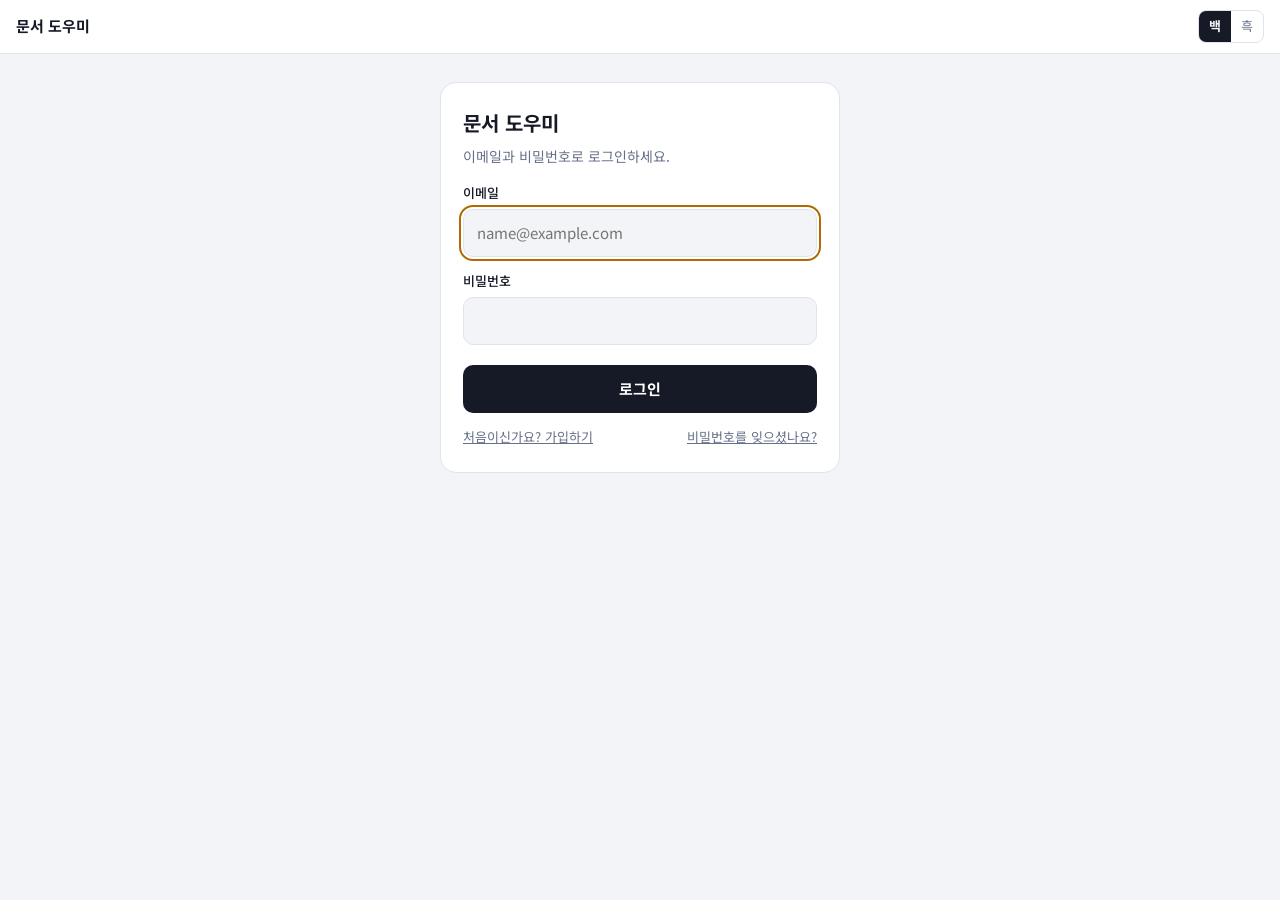
<file: server/static/index.html>
<!DOCTYPE html>
<html lang="ko">
<head>
<meta charset="utf-8">
<meta name="viewport" content="width=device-width, initial-scale=1, viewport-fit=cover, interactive-widget=resizes-content">
<title>문서 도우미</title>
<!-- 홈 화면 앱(PWA) -->
<link rel="manifest" href="manifest.json">
<meta name="theme-color" content="#151A26">
<link rel="icon" href="icons/favicon-32.png" sizes="32x32">
<link rel="apple-touch-icon" href="icons/apple-touch-icon.png">
<meta name="apple-mobile-web-app-capable" content="yes">
<meta name="mobile-web-app-capable" content="yes">
<meta name="apple-mobile-web-app-title" content="문서 도우미">
<meta name="apple-mobile-web-app-status-bar-style" content="black-translucent">
<link rel="preconnect" href="https://fonts.googleapis.com">
<link href="https://fonts.googleapis.com/css2?family=Noto+Sans+KR:wght@400;500;700&family=Noto+Serif+KR:wght@400;600&display=swap" rel="stylesheet">
<link rel="stylesheet" href="app.css">
</head>
<body>

<!-- ===== 접속 화면 (로그인·가입·인증·대기·비밀번호 찾기) ===== -->
<div id="access" class="access" hidden>
 <div class="top">
  <b>문서 도우미</b>
  <div class="theme" role="group" aria-label="화면 테마"><button data-theme="light" aria-pressed="true">백</button><button data-theme="dark" aria-pressed="false">흑</button></div>
 </div>
 <div class="stage">
  <section class="scr" id="login"><form class="card" novalidate>
   <h1>문서 도우미</h1><p class="sub">이메일과 비밀번호로 로그인하세요.</p>
   <label for="le">이메일</label><input id="le" type="email" autocomplete="username" placeholder="name@example.com">
   <label for="lp">비밀번호</label><input id="lp" type="password" autocomplete="current-password">
   <div class="err" id="lerr" role="alert"></div>
   <button class="pri" type="submit">로그인</button>
   <div class="links"><button type="button" class="lnk" data-go="reg">처음이신가요? 가입하기</button><button type="button" class="lnk" data-go="rs1">비밀번호를 잊으셨나요?</button></div>
  </form></section>

  <section class="scr" id="reg"><form class="card" novalidate>
   <div class="steps"><span class="d">1 정보 입력</span><span>2 이메일 인증</span><span>3 관리자 승인</span></div>
   <h1>가입하기</h1><p class="sub">입력한 이메일로 인증 코드를 보내 드려요.</p>
   <label for="rn">이름</label><input id="rn" autocomplete="name" placeholder="홍길동"><div class="err" id="rn-e"></div>
   <label for="re">이메일</label><input id="re" type="email" autocomplete="email" placeholder="name@example.com"><div class="err" id="re-e"></div>
   <label for="rp">비밀번호</label><input id="rp" type="password" autocomplete="new-password"><div class="hint">8자 이상, 영문과 숫자를 함께 써 주세요.</div><div class="err" id="rp-e"></div>
   <label for="rq">비밀번호 확인</label><input id="rq" type="password" autocomplete="new-password"><div class="err" id="rq-e"></div>
   <div class="err" id="rerr" role="alert"></div>
   <button class="pri" type="submit">인증 코드 받기</button>
   <div class="links"><button type="button" class="lnk" data-go="login">이미 계정이 있어요</button></div>
  </form></section>

  <section class="scr" id="ver"><form class="card" novalidate>
   <div class="steps"><span class="d">1 정보 입력</span><span class="d">2 이메일 인증</span><span>3 관리자 승인</span></div>
   <h1>이메일을 확인해 주세요</h1><p class="sub"><b id="vm"></b> 으로 6자리 코드를 보냈어요. 10분 안에 입력해 주세요.</p>
   <label for="vc">인증 코드</label><input id="vc" class="code" inputmode="numeric" maxlength="6" autocomplete="one-time-code" placeholder="000000">
   <div class="err" id="vc-e" role="alert"></div>
   <button class="pri" type="submit">인증하고 승인 요청 보내기</button>
   <button class="ghost" type="button" id="vre">코드 다시 받기</button>
   <div class="hint" id="vn" aria-live="polite"></div>
  </form></section>

  <section class="scr" id="wait"><div class="card">
   <div class="steps"><span class="d">1 정보 입력</span><span class="d">2 이메일 인증</span><span class="d">3 관리자 승인</span></div>
   <div class="stat"><span class="dot" aria-hidden="true"></span><h1>승인을 기다리고 있어요</h1></div>
   <p class="sub">이메일 인증이 끝났고, 관리자에게 요청을 보냈어요. 승인되면 같은 이메일과 비밀번호로 로그인할 수 있어요.</p>
   <div class="sum" id="wsum"></div>
   <button class="pri" type="button" data-go="login">로그인 화면으로</button>
  </div></section>

  <section class="scr" id="rs1"><form class="card" novalidate>
   <h1>비밀번호 찾기</h1><p class="sub">가입한 이메일을 입력하면 재설정 코드를 보내 드려요.</p>
   <label for="pe">이메일</label><input id="pe" type="email" autocomplete="username" placeholder="name@example.com"><div class="err" id="pe-e" role="alert"></div>
   <button class="pri" type="submit">재설정 코드 받기</button>
   <div class="links"><button type="button" class="lnk" data-go="login">로그인으로 돌아가기</button></div>
  </form></section>

  <section class="scr" id="rs2"><form class="card" novalidate>
   <h1>새 비밀번호 설정</h1><p class="sub">가입된 이메일이라면 코드를 보냈어요. 코드와 새 비밀번호를 입력하세요.</p>
   <label for="pc">재설정 코드</label><input id="pc" class="code" inputmode="numeric" maxlength="6" autocomplete="one-time-code" placeholder="000000"><div class="err" id="pc-e"></div>
   <label for="pn">새 비밀번호</label><input id="pn" type="password" autocomplete="new-password"><div class="hint">8자 이상, 영문과 숫자를 함께 써 주세요.</div><div class="err" id="pn-e"></div>
   <label for="pq">새 비밀번호 확인</label><input id="pq" type="password" autocomplete="new-password"><div class="err" id="pq-e"></div>
   <div class="err" id="perr" role="alert"></div>
   <button class="pri" type="submit">비밀번호 변경</button>
  </form></section>

  <section class="scr" id="rs3"><div class="card">
   <h1>비밀번호를 바꿨어요</h1><p class="sub">다른 기기에서는 보안을 위해 다시 로그인해야 해요.</p>
   <button class="pri" type="button" data-go="login">로그인하기</button>
  </div></section>
 </div>
</div>

<!-- ===== 대화 화면 ===== -->
<div id="main" class="app" hidden>
 <aside class="side" aria-label="문서 목록">
  <h3>문서</h3>
  <div id="docs"><div class="side-empty">불러오는 중…</div></div>
  <h3>이전 버전</h3>
  <div id="olds"><div class="side-empty">없음</div></div>
 </aside>

 <section class="chat" aria-label="대화">
  <header>
   <b>문서 도우미</b>
   <select id="asof" aria-label="기준 버전"><option value="">최신 버전 기준</option></select>
   <div class="theme" role="group" aria-label="화면 테마"><button data-theme="light" aria-pressed="true">백</button><button data-theme="dark" aria-pressed="false">흑</button></div>
   <button class="menu" id="who" type="button" aria-haspopup="true" aria-expanded="false"></button>
   <div class="pop" id="whopop" hidden>
    <div class="pop-who" id="whoinfo"></div>
    <button type="button" id="install" hidden>📲 앱으로 설치</button>
    <div class="hint ios-guide" id="iosguide" hidden>아이폰: Safari 아래쪽 <b>공유 버튼(□↑)</b> → <b>홈 화면에 추가</b>를 누르면 앱처럼 쓸 수 있어요.</div>
    <button type="button" id="toadmin" hidden>관리자 화면</button>
    <button type="button" id="logout">로그아웃</button>
   </div>
  </header>
  <div class="msgs" id="msgs" aria-live="polite">
   <div class="m bot"><p>등록된 문서에서 근거를 찾아 답해 드려요. 답변마다 출처 조문과 원문 인용을 함께 보여 드려요.</p>
    <p class="mute">예: “풍수해보험의 보험목적물은 뭐예요?”, “정부가 보험료를 얼마나 지원하나요?”</p>
    <p class="mute">앱 사용법도 물어보세요. 예: “앱은 어떻게 설치해요?”, “빠름 모드랑 내부 모드 차이가 뭐예요?” · <a href="guide.html" target="_blank" rel="noopener">사용 안내 보기</a></p></div>
  </div>
  <div class="modes" id="modes" role="radiogroup" aria-label="답변 모드" hidden></div>
  <form id="ask" class="ask">
   <input id="q" aria-label="질문 입력" placeholder="문서에 대해 물어보세요" autocomplete="off" maxlength="1000">
   <button class="send" type="submit">보내기</button>
  </form>
 </section>

 <!-- ===== 관리자 화면 ===== -->
 <section class="adm" id="admin" aria-label="관리자 화면" hidden>
  <header>
   <button type="button" class="back" id="tochat">← 대화로</button>
   <b>관리자</b>
   <div class="theme" role="group" aria-label="화면 테마"><button data-theme="light" aria-pressed="true">백</button><button data-theme="dark" aria-pressed="false">흑</button></div>
  </header>
  <nav class="tabs" role="tablist" aria-label="관리 메뉴">
   <button role="tab" data-tab="t-docs" aria-selected="true">문서</button>
   <button role="tab" data-tab="t-join" aria-selected="false">가입 승인 <span class="cnt" id="pendcnt"></span></button>
   <button role="tab" data-tab="t-members" aria-selected="false">사용자·관리자</button>
   <button role="tab" data-tab="t-logs" aria-selected="false">질문 기록</button>
   <button role="tab" data-tab="t-audit" aria-selected="false">작업 기록</button>
   <button role="tab" data-tab="t-set" aria-selected="false">서버 설정</button>
  </nav>
  <div class="adm-body">
   <!-- 문서 -->
   <div class="tab on" id="t-docs" role="tabpanel">
    <form class="card" id="upform" novalidate>
     <h2>문서 올리기</h2>
     <p class="sub">같은 이름으로 올리면 새 버전(v2, v3 …)으로 쌓여요. 이전 버전은 지워지지 않아요. PDF와 한글(HWP, HWPX) 파일을 올릴 수 있어요. 한글 문서는 페이지 번호 없이 조문으로 출처를 보여 줘요.</p>
     <label for="uptitle">문서 이름</label>
     <input id="uptitle" list="titles" placeholder="예: 풍수해ㆍ지진재해보험법" autocomplete="off"><datalist id="titles"></datalist>
     <div class="hint">기존 문서의 새 버전이면 목록에서 같은 이름을 고르세요.</div><div class="err" id="uptitle-e"></div>
     <label for="upfile">파일 (PDF, HWP, HWPX)</label>
     <input id="upfile" type="file" accept="application/pdf,.pdf,.hwp,.hwpx,.md,.txt"><div class="err" id="upfile-e"></div>
     <div id="upmsg" class="note" role="status"></div>
     <button class="pri" type="submit">올리기</button>
    </form>
    <div class="card">
     <h2>등록된 문서</h2>
     <div id="doclist"></div>
    </div>
   </div>
   <!-- 가입 승인 -->
   <div class="tab" id="t-join" role="tabpanel">
    <div class="card">
     <h2>가입 승인</h2><p class="sub">이메일 인증을 마친 요청만 여기에 나와요.</p>
     <div class="seg" id="joinseg"><button type="button" data-f="pending" aria-pressed="true">대기</button><button type="button" data-f="approved" aria-pressed="false">승인됨</button><button type="button" data-f="rejected" aria-pressed="false">거절됨</button></div>
     <div id="joinlist"></div>
    </div>
   </div>
   <!-- 사용자·관리자 -->
   <div class="tab" id="t-members" role="tabpanel">
    <div class="card">
     <h2>사용자·관리자</h2>
     <p class="sub">승인된 사용자를 관리자로 지정하거나 해제해요. 관리자는 여러 명 둘 수 있고, 마지막 관리자는 해제할 수 없어요. 지정·해제는 작업 기록에 남아요.</p>
     <div id="memberlist"></div>
    </div>
   </div>
   <!-- 질문 기록 -->
   <div class="tab" id="t-logs" role="tabpanel">
    <div class="card">
     <h2>질문 기록</h2><p class="sub">누가 언제 무엇을 물었고, 어떤 답과 출처가 나갔는지 최근 순으로 보여 줘요(최대 200건). 기록은 지우지 않아요.</p>
     <div id="loglist"></div>
    </div>
   </div>
   <!-- 작업 기록 -->
   <div class="tab" id="t-audit" role="tabpanel">
    <div class="card">
     <h2>작업 기록</h2><p class="sub">가입 승인·거절, 관리자 지정·해제, 서버 설정 변경 기록이에요.</p>
     <div id="auditlist"></div>
    </div>
   </div>
   <!-- 서버 설정 -->
   <div class="tab" id="t-set" role="tabpanel">
    <form class="card" id="llmform" novalidate>
     <h2>답변 모델</h2>
     <p class="sub">팀원이 질문할 때 고를 수 있는 답변 모드와 기본값이에요. 허용한 모드가 둘 이상이면 입력창 위에 선택 버튼이 나와요.
      외부 모델(Gemini·Claude)은 <b>질문과 근거 조문이 그 회사로 전송</b>돼요. Gemini 무료 등급은 보낸 내용이 Google 서비스 개선에 쓰일 수 있어요.
      외부 모델이 한도·오류로 실패하면 자동으로 로컬 모델로 답해요.</p>
     <div id="llmlist"></div>
     <div class="err" id="llm-e" role="alert"></div><div class="note" id="llmmsg" role="status"></div>
     <button class="pri narrow" type="submit">저장</button>
    </form>
    <form class="card" id="setform" novalidate>
     <h2>서버 설정 <span class="tag ok">관리자만 보여요</span></h2>
     <p class="sub">팀원이 접속하는 주소예요. 도메인으로 바꾸면 여기서 수정하세요.</p>
     <label for="pubu">서버 주소</label><input id="pubu" inputmode="url" placeholder="https://docchat.example.com">
     <div class="err" id="pubu-e"></div><div class="hint" id="pubinfo"></div>
     <button class="pri narrow" type="submit">저장</button>
    </form>
   </div>
  </div>
 </section>
</div>

<script src="app.js"></script>
</body>
</html>
</file>
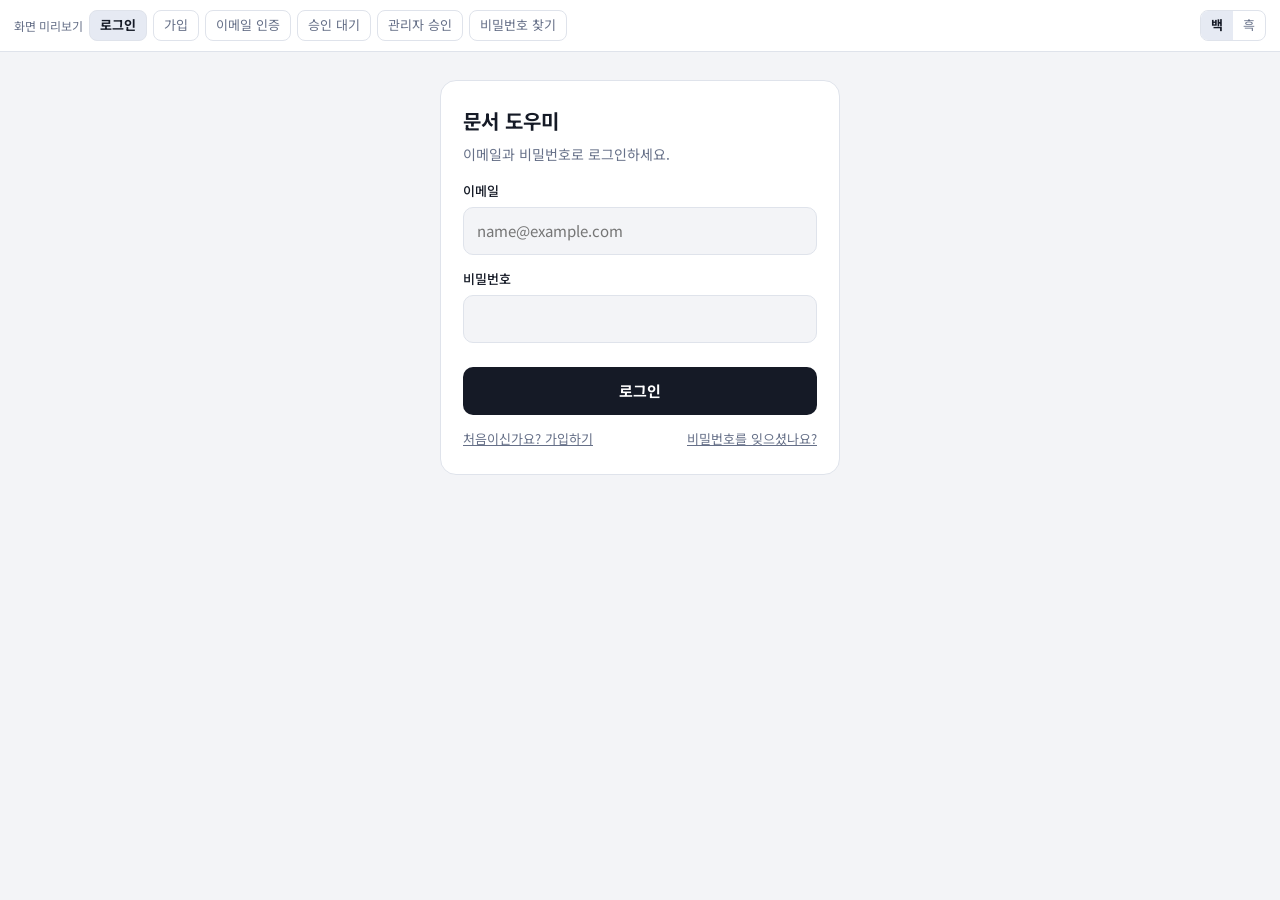
<file: mockups/docchat-access.html>
<!DOCTYPE html>
<html lang="ko">
<head>
<meta charset="utf-8">
<meta name="viewport" content="width=device-width, initial-scale=1, viewport-fit=cover">
<title>문서 도우미 · 가입과 로그인</title>
<link href="https://fonts.googleapis.com/css2?family=Noto+Sans+KR:wght@400;500;700&display=swap" rel="stylesheet">
<style>
:root{--bg:#F3F4F7;--panel:#fff;--ink:#151A26;--mute:#667088;--line:#DFE3EB;--sel:#E6EAF3;--amb:#B26A00;--btn:#151A26;--btnink:#fff;--ok:#1B7F4B;--okbg:#DCF3E6;--no:#B3261E;--nobg:#FBE3E1;--okbtn:#1B7F4B;--okbtnink:#fff;
box-sizing:border-box;padding-top:env(safe-area-inset-top,0px);padding-bottom:env(safe-area-inset-bottom,0px)}
@media (prefers-color-scheme:dark){:root:not([data-theme="light"]){--bg:#0C111B;--panel:#141B2B;--ink:#E6EBF5;--mute:#98A5BF;--line:#26324B;--sel:#22304F;--amb:#F5B94A;--btn:#E6EBF5;--btnink:#101624;--ok:#5FD28F;--okbg:#12301F;--no:#FF8A80;--nobg:#3A1714;--okbtn:#5FD28F;--okbtnink:#07210F}}
:root[data-theme="dark"]{--bg:#0C111B;--panel:#141B2B;--ink:#E6EBF5;--mute:#98A5BF;--line:#26324B;--sel:#22304F;--amb:#F5B94A;--btn:#E6EBF5;--btnink:#101624;--ok:#5FD28F;--okbg:#12301F;--no:#FF8A80;--nobg:#3A1714;--okbtn:#5FD28F;--okbtnink:#07210F}
*{box-sizing:border-box}
html,body{height:100%;margin:0}
body{background:var(--bg);color:var(--ink);font:15px/1.6 "Noto Sans KR",system-ui,sans-serif;display:flex;flex-direction:column}
button,input{font:inherit;color:inherit}
button:focus-visible,input:focus-visible,summary:focus-visible,a:focus-visible{outline:2px solid var(--amb);outline-offset:2px}
.top{display:flex;align-items:center;gap:6px;flex-wrap:wrap;padding:10px 14px;border-bottom:1px solid var(--line);background:var(--panel)}
.top>span{font-size:12px;color:var(--mute)}
.top button{font-size:13px;background:none;border:1px solid var(--line);border-radius:8px;padding:4px 10px;color:var(--mute);cursor:pointer}
.top button[aria-pressed="true"]{background:var(--sel);color:var(--ink);font-weight:700}
.sp{margin-left:auto;display:flex;border:1px solid var(--line);border-radius:8px;overflow:hidden}
.sp button{border:0!important;border-radius:0!important}
.stage{flex:1;overflow-y:auto;display:flex;justify-content:center;padding:28px 16px}
.scr{display:none;width:100%;max-width:400px;align-self:flex-start}
.scr.wide{max-width:640px}
.scr.on{display:block}
.card{background:var(--panel);border:1px solid var(--line);border-radius:16px;padding:24px 22px}
h1{font-size:20px;margin:0 0 6px}
.sub{color:var(--mute);margin:0 0 16px;font-size:14px}
label{display:block;font-size:13px;font-weight:500;margin:14px 0 5px}
input{width:100%;background:var(--bg);border:1px solid var(--line);border-radius:10px;padding:11px 13px}
input[aria-invalid="true"]{border-color:var(--no)}
.code{letter-spacing:.5em;text-align:center;font-size:20px}
.err{color:var(--no);font-size:13px;margin-top:4px}
.hint{color:var(--mute);font-size:12px;margin-top:4px}
.pri{width:100%;margin-top:20px;font-weight:700;color:var(--btnink);background:var(--btn);border:0;border-radius:10px;padding:12px;cursor:pointer}
.ghost{width:100%;margin-top:10px;background:none;border:1px solid var(--line);border-radius:10px;padding:10px;cursor:pointer;color:var(--mute)}
.lnk{background:none;border:0;color:var(--mute);text-decoration:underline;cursor:pointer;padding:0;font-size:13px}
.links{display:flex;justify-content:space-between;margin-top:14px}
details{margin-top:14px;font-size:13px;color:var(--mute)}
summary{cursor:pointer}
.stat{display:flex;gap:12px;align-items:center;margin-bottom:12px}
.dot{width:12px;height:12px;border-radius:50%;background:var(--amb);animation:p 1.6s ease-in-out infinite}
@keyframes p{50%{opacity:.3}}
@media(prefers-reduced-motion:reduce){.dot{animation:none}}
.sum{border:1px solid var(--line);border-radius:10px;padding:12px 14px;background:var(--bg);font-size:14px;margin-bottom:4px}
.steps{display:flex;gap:6px;margin-bottom:16px;font-size:12px;color:var(--mute)}
.steps span{flex:1;border-top:3px solid var(--line);padding-top:4px}
.steps .d{border-color:var(--ok);color:var(--ink)}
.seg{display:flex;gap:6px;margin:4px 0 14px}
.seg button{font-size:13px;background:none;border:1px solid var(--line);border-radius:999px;padding:4px 12px;cursor:pointer;color:var(--mute)}
.seg button[aria-pressed="true"]{background:var(--ink);color:var(--bg);border-color:var(--ink);font-weight:700}
.row{display:flex;align-items:center;gap:10px;padding:12px 0;border-top:1px solid var(--line)}
.row:first-child{border-top:0}
.who{flex:1;min-width:0}
.who b{display:block}
.who small{color:var(--mute);font-size:12px;overflow-wrap:anywhere}
.acts{display:flex;gap:6px}
.acts button{font-size:13px;border-radius:8px;padding:5px 12px;cursor:pointer;border:1px solid var(--line);background:none}
.acts .a{background:var(--okbtn);border-color:var(--okbtn);color:var(--okbtnink);font-weight:700}
.tag{font-size:12px;border-radius:6px;padding:1px 8px;white-space:nowrap}
.tag.ok{background:var(--okbg);color:var(--ok)}
.tag.no{background:var(--nobg);color:var(--no)}
.empty{color:var(--mute);text-align:center;padding:24px 0}
</style>
</head>
<body>
<div class="top">
 <span>화면 미리보기</span>
 <button data-s="login" aria-pressed="true">로그인</button>
 <button data-s="reg" aria-pressed="false">가입</button>
 <button data-s="ver" aria-pressed="false">이메일 인증</button>
 <button data-s="wait" aria-pressed="false">승인 대기</button>
 <button data-s="adm" aria-pressed="false">관리자 승인</button>
 <button data-s="rs1" aria-pressed="false">비밀번호 찾기</button>
 <div class="sp" role="group" aria-label="테마"><button id="tl" aria-pressed="true">백</button><button id="td" aria-pressed="false">흑</button></div>
</div>

<div class="stage">
 <!-- 로그인 -->
 <section class="scr on" id="login"><div class="card">
  <h1>문서 도우미</h1><p class="sub">이메일과 비밀번호로 로그인하세요.</p>
  <label for="le">이메일</label><input id="le" type="email" autocomplete="username" placeholder="name@example.com">
  <label for="lp">비밀번호</label><input id="lp" type="password" autocomplete="current-password">
  <div class="err" id="lerr"></div>
  <button class="pri" id="lgo">로그인</button>
  <div class="links"><button class="lnk" data-s="reg">처음이신가요? 가입하기</button><button class="lnk" data-s="rs1">비밀번호를 잊으셨나요?</button></div>
 </div></section>

 <!-- 가입 -->
 <section class="scr" id="reg"><div class="card">
  <div class="steps"><span class="d">1 정보 입력</span><span>2 이메일 인증</span><span>3 관리자 승인</span></div>
  <h1>가입하기</h1><p class="sub">입력한 이메일로 인증 코드를 보내 드려요.</p>
  <label for="rn">이름</label><input id="rn" autocomplete="name" placeholder="홍길동"><div class="err" id="e1"></div>
  <label for="re">이메일</label><input id="re" type="email" autocomplete="email" placeholder="name@example.com"><div class="err" id="e2"></div>
  <label for="rp">비밀번호</label><input id="rp" type="password" autocomplete="new-password"><div class="hint">8자 이상, 영문과 숫자를 함께 써 주세요.</div><div class="err" id="e3"></div>
  <label for="rq">비밀번호 확인</label><input id="rq" type="password" autocomplete="new-password"><div class="err" id="e4"></div>
  <button class="pri" id="rgo">인증 코드 받기</button>
  <div class="links"><button class="lnk" data-s="login">이미 계정이 있어요</button></div>
 </div></section>

 <!-- 이메일 인증 -->
 <section class="scr" id="ver"><div class="card">
  <div class="steps"><span class="d">1 정보 입력</span><span class="d">2 이메일 인증</span><span>3 관리자 승인</span></div>
  <h1>이메일을 확인해 주세요</h1><p class="sub"><b id="vm">name@example.com</b> 으로 6자리 코드를 보냈어요. 10분 안에 입력해 주세요.</p>
  <label for="vc">인증 코드</label><input id="vc" class="code" inputmode="numeric" maxlength="6" autocomplete="one-time-code" placeholder="000000">
  <div class="err" id="ve"></div><div class="hint">미리보기에서는 123456 을 입력하세요.</div>
  <button class="pri" id="vgo">인증하고 승인 요청 보내기</button>
  <button class="ghost" id="vre">코드 다시 받기</button>
  <div class="hint" id="vn"></div>
 </div></section>

 <!-- 승인 대기 -->
 <section class="scr" id="wait"><div class="card">
  <div class="steps"><span class="d">1 정보 입력</span><span class="d">2 이메일 인증</span><span class="d">3 관리자 승인</span></div>
  <div class="stat"><span class="dot" aria-hidden="true"></span><h1 style="margin:0">승인을 기다리고 있어요</h1></div>
  <p class="sub">이메일 인증이 끝났고, 관리자에게 요청을 보냈어요. 승인되면 같은 이메일과 비밀번호로 로그인할 수 있어요.</p>
  <div class="sum"><span id="wn">홍길동</span> · <span id="we">gildong@example.com</span></div>
  <button class="pri" data-s="login">로그인 화면으로</button>
 </div></section>

 <!-- 관리자 -->
 <section class="scr wide" id="adm"><div class="card">
  <h1>가입 승인</h1><p class="sub">이메일 인증을 마친 요청만 여기에 나와요.</p>
  <div class="seg" id="seg"><button data-f="p" aria-pressed="true">대기 <span id="cp"></span></button><button data-f="a" aria-pressed="false">승인됨</button><button data-f="r" aria-pressed="false">거절됨</button></div>
  <div id="list"></div>
  <h1 style="font-size:17px;margin-top:26px">서버 설정 <span class="tag ok" style="font-weight:400">관리자만 보여요</span></h1>
  <p class="sub">팀원이 접속하는 주소예요. 도메인으로 바꾸면 여기서 수정하세요.</p>
  <label for="sv">서버 주소</label><input id="sv" value="https://192.168.0.10" inputmode="url">
  <div class="hint" id="svn">팀원에게는 이 주소를 알려 주세요.</div>
  <button class="pri" id="svs" style="width:auto;padding:10px 20px">저장</button>
 </div></section>

 <!-- 비밀번호 찾기 1 -->
 <section class="scr" id="rs1"><div class="card">
  <h1>비밀번호 찾기</h1><p class="sub">가입한 이메일을 입력하면 재설정 코드를 보내 드려요.</p>
  <label for="pe">이메일</label><input id="pe" type="email" autocomplete="username" placeholder="name@example.com"><div class="err" id="pee"></div>
  <button class="pri" id="pgo">재설정 코드 받기</button>
  <div class="links"><button class="lnk" data-s="login">로그인으로 돌아가기</button></div>
 </div></section>

 <!-- 비밀번호 찾기 2 -->
 <section class="scr" id="rs2"><div class="card">
  <h1>새 비밀번호 설정</h1><p class="sub">가입된 이메일이라면 코드를 보냈어요. 코드와 새 비밀번호를 입력하세요.</p>
  <label for="pc">재설정 코드</label><input id="pc" class="code" inputmode="numeric" maxlength="6" placeholder="000000"><div class="hint">미리보기에서는 123456 을 입력하세요.</div><div class="err" id="pce"></div>
  <label for="pn">새 비밀번호</label><input id="pn" type="password" autocomplete="new-password"><div class="hint">8자 이상, 영문과 숫자를 함께 써 주세요.</div><div class="err" id="pne"></div>
  <label for="pq">새 비밀번호 확인</label><input id="pq" type="password" autocomplete="new-password"><div class="err" id="pqe"></div>
  <button class="pri" id="pset">비밀번호 변경</button>
 </div></section>

 <!-- 변경 완료 -->
 <section class="scr" id="rs3"><div class="card">
  <h1>비밀번호를 바꿨어요</h1><p class="sub">다른 기기에서는 보안을 위해 다시 로그인해야 해요.</p>
  <button class="pri" data-s="login">로그인하기</button>
 </div></section>
</div>

<script>
var U=[{n:"김민수",e:"minsu.kim@example.com",t:"오늘 09:12",s:"p"},{n:"이서연",e:"seoyeon.lee@example.com",t:"오늘 08:40",s:"p"},{n:"박지훈",e:"jihoon.park@example.com",t:"어제 17:55",s:"a"}],flt="p",pend=null;
function $(i){return document.getElementById(i)}
function go(id){document.querySelectorAll(".scr").forEach(function(s){s.classList.toggle("on",s.id===id)});
 document.querySelectorAll(".top [data-s]").forEach(function(b){b.setAttribute("aria-pressed",b.dataset.s===id)});
 if(id==="adm")draw()}
document.addEventListener("click",function(e){var b=e.target.closest("[data-s]");if(b)go(b.dataset.s)});
function clr(ids){ids.forEach(function(p){var i=$(p[0]);i.removeAttribute("aria-invalid");$(p[1]).textContent=""})}
function bad(i,e,m){$(i).setAttribute("aria-invalid","true");$(e).className="err";$(e).textContent=m}
var MAIL=/^[^\s@]+@[^\s@]+\.[^\s@]+$/,PW=/^(?=.*[A-Za-z])(?=.*\d).{8,}$/;
function pwchk(a,b,ea,eb){var ok=true;
 if(!PW.test($(a).value)){bad(a,ea,"8자 이상, 영문과 숫자를 함께 써 주세요.");ok=false}
 if($(b).value!==$(a).value){bad(b,eb,"비밀번호가 서로 달라요. 다시 확인해 주세요.");ok=false}
 return ok}
$("lgo").addEventListener("click",function(){$("lerr").textContent="미리보기에서는 로그인이 연결되어 있지 않아요. 서버 연결 후 동작합니다."});
$("rgo").addEventListener("click",function(){
 clr([["rn","e1"],["re","e2"],["rp","e3"],["rq","e4"]]);var ok=true;
 if(!$("rn").value.trim()){bad("rn","e1","이름을 입력해 주세요.");ok=false}
 if(!MAIL.test($("re").value.trim())){bad("re","e2","이메일 형식을 확인해 주세요. 예: name@example.com");ok=false}
 if(!pwchk("rp","rq","e3","e4"))ok=false;
 if(!ok)return;
 pend={n:$("rn").value.trim(),e:$("re").value.trim()};$("vm").textContent=pend.e;$("vc").value="";$("ve").textContent="";go("ver")});
$("vgo").addEventListener("click",function(){
 if($("vc").value.trim()!=="123456"){bad("vc","ve","코드가 맞지 않아요. 메일의 6자리 숫자를 다시 확인해 주세요.");return}
 $("vc").removeAttribute("aria-invalid");$("ve").textContent="";
 var p=pend||{n:"홍길동",e:"gildong@example.com"};$("wn").textContent=p.n;$("we").textContent=p.e;
 U.unshift({n:p.n,e:p.e,t:"방금",s:"p"});go("wait")});
$("vre").addEventListener("click",function(){$("vn").textContent="코드를 다시 보냈어요. 이전 코드는 사용할 수 없어요."});
$("pgo").addEventListener("click",function(){
 clr([["pe","pee"]]);
 if(!MAIL.test($("pe").value.trim())){bad("pe","pee","이메일 형식을 확인해 주세요. 예: name@example.com");return}
 go("rs2")});
$("pset").addEventListener("click",function(){
 clr([["pc","pce"],["pn","pne"],["pq","pqe"]]);var ok=true;
 if($("pc").value.trim()!=="123456"){bad("pc","pce","코드가 맞지 않아요. 메일의 6자리 숫자를 다시 확인해 주세요.");ok=false}
 if(!pwchk("pn","pq","pne","pqe"))ok=false;
 if(ok)go("rs3")});
document.querySelectorAll("#seg button").forEach(function(b){b.addEventListener("click",function(){flt=b.dataset.f;
 document.querySelectorAll("#seg button").forEach(function(x){x.setAttribute("aria-pressed",x===b)});draw()})});
function esc(s){return s.replace(/[&<>"]/g,function(c){return{"&":"&amp;","<":"&lt;",">":"&gt;",'"':"&quot;"}[c]})}
function draw(){var L=U.filter(function(u){return u.s===flt});
 $("cp").textContent=U.filter(function(u){return u.s==="p"}).length;
 $("list").innerHTML=L.length?L.map(function(u){var i=U.indexOf(u);
  return '<div class="row"><div class="who"><b>'+esc(u.n)+'</b><small>'+esc(u.e)+' · '+u.t+' · 이메일 인증 완료</small></div>'+
  (u.s==="p"?'<div class="acts"><button class="a" data-i="'+i+'" data-v="a">승인</button><button data-i="'+i+'" data-v="r">거절</button></div>'
  :'<span class="tag '+(u.s==="a"?'ok">승인됨':'no">거절됨')+'</span>')+'</div>'}).join(""):'<div class="empty">'+(flt==="p"?"대기 중인 요청이 없어요.":"해당하는 사람이 없어요.")+'</div>';
 document.querySelectorAll(".acts button").forEach(function(b){b.addEventListener("click",function(){U[+b.dataset.i].s=b.dataset.v;draw()})})}
function theme(t){document.documentElement.setAttribute("data-theme",t);$("tl").setAttribute("aria-pressed",t==="light");$("td").setAttribute("aria-pressed",t==="dark");try{localStorage.setItem("docchat-theme",t)}catch(e){}}
$("tl").addEventListener("click",function(){theme("light")});$("td").addEventListener("click",function(){theme("dark")});
var s=null;try{s=localStorage.getItem("docchat-theme")}catch(e){}
theme(s||(matchMedia("(prefers-color-scheme: dark)").matches?"dark":"light"));
$("svs").addEventListener("click",function(){var v=$("sv").value.trim();
 if(!/^https?:\/\/\S+$/.test(v)){bad("sv","svn","https:// 로 시작하는 주소를 입력해 주세요.");return}
 $("sv").removeAttribute("aria-invalid");$("svn").className="hint";$("svn").textContent="저장했어요. 팀원에게 새 주소를 알려 주세요."});
draw();
</script>
</body>
</html>
</file>
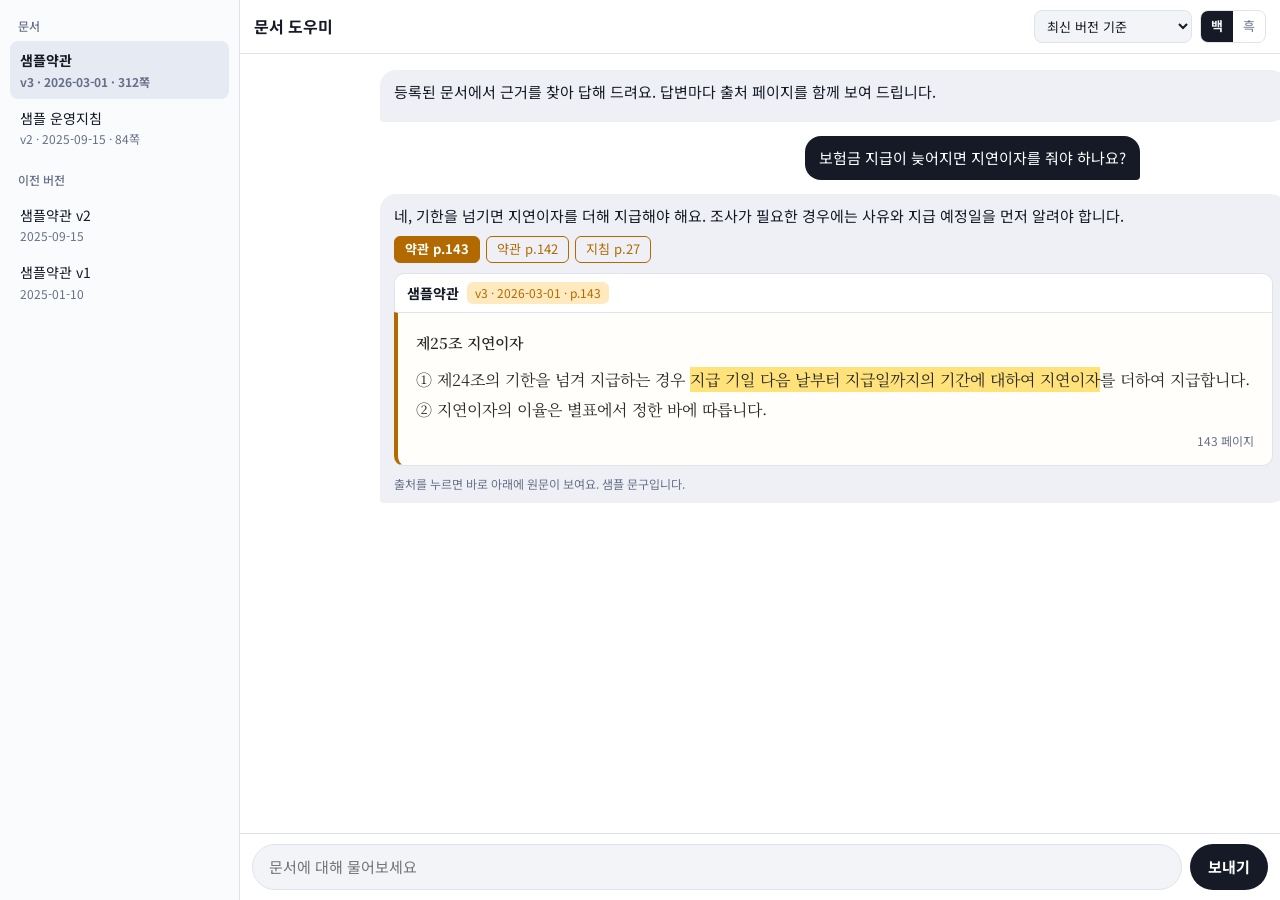
<file: mockups/docchat-final.html>
<!DOCTYPE html>
<html lang="ko">
<head>
<meta charset="utf-8">
<meta name="viewport" content="width=device-width, initial-scale=1, viewport-fit=cover">
<title>문서 도우미</title>
<link href="https://fonts.googleapis.com/css2?family=Noto+Sans+KR:wght@400;500;700&family=Noto+Serif+KR:wght@400;600&display=swap" rel="stylesheet">
<style>
:root{--bg:#F3F4F7;--panel:#fff;--side:#FAFBFC;--ink:#151A26;--mute:#667088;--line:#DFE3EB;--sel:#E6EAF3;--bot:#EEF0F5;--me:#151A26;--meink:#fff;--amb:#B26A00;--ambbg:#FFE9BE;--mark:#FFE27A;--paper:#FFFEFA;--pink:#2A2A2A;
box-sizing:border-box;padding-top:env(safe-area-inset-top,0px);padding-bottom:env(safe-area-inset-bottom,0px)}
@media (prefers-color-scheme:dark){:root:not([data-theme="light"]){--bg:#0C111B;--panel:#141B2B;--side:#111827;--ink:#E6EBF5;--mute:#98A5BF;--line:#26324B;--sel:#22304F;--bot:#1B2438;--me:#E6EBF5;--meink:#101624;--amb:#F5B94A;--ambbg:#3A2C0C;--mark:#6B5412;--paper:#18202F;--pink:#E8E4D8}}
:root[data-theme="dark"]{--bg:#0C111B;--panel:#141B2B;--side:#111827;--ink:#E6EBF5;--mute:#98A5BF;--line:#26324B;--sel:#22304F;--bot:#1B2438;--me:#E6EBF5;--meink:#101624;--amb:#F5B94A;--ambbg:#3A2C0C;--mark:#6B5412;--paper:#18202F;--pink:#E8E4D8}
*{box-sizing:border-box}
html,body{height:100%;margin:0}
body{background:var(--bg);color:var(--ink);font:15px/1.6 "Noto Sans KR",system-ui,sans-serif}
button,select,input{font:inherit;color:inherit}
button:focus-visible,select:focus-visible,input:focus-visible{outline:2px solid var(--amb);outline-offset:2px}
.app{height:100%;display:grid;grid-template-columns:minmax(0,1fr)}
@media(min-width:1000px){.app{grid-template-columns:240px minmax(0,1fr)}}
/* 문서 목록 */
.side{display:none;background:var(--side);border-right:1px solid var(--line);padding:14px 10px;overflow-y:auto}
@media(min-width:1000px){.side{display:block}}
.side h3{font-size:12px;color:var(--mute);margin:14px 8px 6px;font-weight:500}
.side h3:first-child{margin-top:2px}
.doc{display:block;width:100%;text-align:left;background:none;border:0;border-radius:8px;padding:8px 10px;cursor:pointer;font-size:14px}
.doc small{display:block;color:var(--mute);font-size:12px}
.doc:hover{background:var(--sel)}
.doc[aria-current="true"]{background:var(--sel);font-weight:700}
/* 대화 */
.chat{display:flex;flex-direction:column;min-height:0;background:var(--panel)}
.msgs>*{width:100%;max-width:760px;margin-inline:auto}
.msgs>.me{width:auto;margin-inline:auto 0}
@media(min-width:1000px){.msgs>.me{margin-right:max(0px,calc((100% - 760px)/2))}.msgs>.bot{margin-left:max(0px,calc((100% - 760px)/2))}}
header{display:flex;align-items:center;gap:8px;padding:10px 14px;border-bottom:1px solid var(--line)}
header b{font-size:16px;margin-right:auto}
header select{font-size:13px;background:var(--bg);border:1px solid var(--line);border-radius:8px;padding:5px 8px;max-width:46%}
.theme{display:flex;border:1px solid var(--line);border-radius:8px;overflow:hidden}
.theme button{background:none;border:0;padding:5px 10px;font-size:13px;color:var(--mute);cursor:pointer}
.theme button[aria-pressed="true"]{background:var(--ink);color:var(--bg);font-weight:700}
.msgs{flex:1;overflow-y:auto;padding:16px;display:flex;flex-direction:column;gap:14px}
.m{max-width:90%;padding:10px 14px;border-radius:16px}
.me{align-self:flex-end;background:var(--me);color:var(--meink);border-bottom-right-radius:4px}
.bot{align-self:flex-start;background:var(--bot);border-bottom-left-radius:4px}
.bot p{margin:0 0 8px}
.chips{display:flex;flex-wrap:wrap;gap:6px;margin-top:8px}
.chips button{font-size:13px;color:var(--amb);background:none;border:1px solid var(--amb);border-radius:6px;padding:2px 10px;cursor:pointer}
.chips button[aria-pressed="true"]{background:var(--amb);color:var(--panel);font-weight:700}
.hint{font-size:12px;color:var(--mute);margin-top:8px}
form{display:flex;gap:8px;padding:10px 12px;border-top:1px solid var(--line)}
form input{flex:1;min-width:0;background:var(--bg);border:1px solid var(--line);border-radius:999px;padding:10px 16px}
.send{font-weight:700;color:var(--meink);background:var(--me);border:0;border-radius:999px;padding:0 18px;cursor:pointer}
/* 인라인 원문 */
.src{display:none;margin-top:10px}
.src.on{display:block}
.src .bar{display:flex;align-items:center;gap:8px;padding:8px 12px;border:1px solid var(--line);border-bottom:0;border-radius:10px 10px 0 0;background:var(--panel);font-size:13px;color:var(--mute)}
.src .bar b{color:var(--ink);font-size:14px}
.badge{background:var(--ambbg);color:var(--amb);border-radius:6px;padding:1px 8px;font-size:12px}
.sheet{background:var(--paper);color:var(--pink);border:1px solid var(--line);border-left:4px solid var(--amb);border-radius:0 0 10px 10px;padding:16px 18px;font:16px/1.85 "Noto Serif KR",serif}
.sheet h4{margin:0 0 8px;font-size:15px;font-weight:600}
.sheet p{margin:0 0 8px}
mark{background:var(--mark);color:inherit;padding:1px 0}
.no{margin-top:8px;text-align:right;font:12px "Noto Sans KR",sans-serif;color:var(--mute)}
</style>
</head>
<body>
<div class="app">
 <aside class="side" aria-label="문서 목록">
  <h3>문서</h3>
  <button class="doc" data-i="0" aria-current="true">샘플약관<small>v3 · 2026-03-01 · 312쪽</small></button>
  <button class="doc" data-i="2" aria-current="false">샘플 운영지침<small>v2 · 2025-09-15 · 84쪽</small></button>
  <h3>이전 버전</h3>
  <button class="doc" data-i="0" data-v="v2 · 2025-09-15" aria-current="false">샘플약관 v2<small>2025-09-15</small></button>
  <button class="doc" data-i="0" data-v="v1 · 2025-01-10" aria-current="false">샘플약관 v1<small>2025-01-10</small></button>
 </aside>

 <section class="chat" aria-label="대화">
  <header><b>문서 도우미</b>
   <select aria-label="기준 버전"><option>최신 버전 기준</option><option>2025-09-15 버전 기준</option><option>2025-01-10 버전 기준</option></select>
   <div class="theme" role="group" aria-label="화면 테마"><button id="tl" aria-pressed="true">백</button><button id="td" aria-pressed="false">흑</button></div>
  </header>
  <div class="msgs">
   <div class="m bot"><p>등록된 문서에서 근거를 찾아 답해 드려요. 답변마다 출처 페이지를 함께 보여 드립니다.</p></div>
   <div class="m me">보험금 지급이 늦어지면 지연이자를 줘야 하나요?</div>
   <div class="m bot">
    <p>네, 기한을 넘기면 지연이자를 더해 지급해야 해요. 조사가 필요한 경우에는 사유와 지급 예정일을 먼저 알려야 합니다.</p>
    <div class="chips" id="chips">
     <button data-p="0" aria-pressed="false">약관 p.143</button>
     <button data-p="1" aria-pressed="false">약관 p.142</button>
     <button data-p="2" aria-pressed="false">지침 p.27</button>
    </div>
    <div class="src" id="src" aria-live="polite"></div>
    <div class="hint">출처를 누르면 바로 아래에 원문이 보여요. 샘플 문구입니다.</div>
   </div>
  </div>
  <form onsubmit="return false"><input aria-label="질문 입력" placeholder="문서에 대해 물어보세요"><button class="send">보내기</button></form>
 </section>

</div>
<script>
var P=[
["제25조 지연이자","① 제24조의 기한을 넘겨 지급하는 경우 <mark>지급 기일 다음 날부터 지급일까지의 기간에 대하여 지연이자</mark>를 더하여 지급합니다.<br>② 지연이자의 이율은 별표에서 정한 바에 따릅니다.","샘플약관","v3 · 2026-03-01",143],
["제24조 보험금의 지급","① 회사는 지급 청구 서류를 접수한 날부터 <mark>10일 이내에 보험금을 지급</mark>합니다.<br>② 조사가 필요한 경우 그 사유와 지급 예정일을 알려야 합니다.","샘플약관","v3 · 2026-03-01",142],
["3. 지급 지연 시 안내","지급이 지연될 것으로 예상되면 <mark>지연 사유와 예상 지급일을 서면 또는 문자로 안내</mark>하고 처리 내역을 기록한다.","샘플 운영지침","v2 · 2025-09-15",27]];
var src=document.getElementById("src"),cur=-1;
function show(i,ver){var d=P[i];
 if(i===cur&&!ver){cur=-1;src.classList.remove("on");mark(-1);return}
 cur=i;
 src.innerHTML='<div class="bar"><b>'+d[2]+'</b><span class="badge">'+(ver||d[3])+' · p.'+d[4]+'</span></div><div class="sheet"><h4>'+d[0]+'</h4><p>'+d[1]+'</p><div class="no">'+d[4]+' 페이지</div></div>';
 src.classList.add("on");mark(i)}
function mark(i){document.querySelectorAll("#chips button").forEach(function(b){b.setAttribute("aria-pressed",b.dataset.p==i)})}
document.querySelectorAll("#chips button").forEach(function(b){b.addEventListener("click",function(){show(+b.dataset.p)})});
document.querySelectorAll(".doc").forEach(function(b){b.addEventListener("click",function(){
 document.querySelectorAll(".doc").forEach(function(x){x.setAttribute("aria-current",x===b)});
 show(+b.dataset.i,b.dataset.v||null);
 src.scrollIntoView({block:"nearest",behavior:"smooth"})})});
function theme(t){document.documentElement.setAttribute("data-theme",t);
 document.getElementById("tl").setAttribute("aria-pressed",t==="light");
 document.getElementById("td").setAttribute("aria-pressed",t==="dark");
 try{localStorage.setItem("docchat-theme",t)}catch(e){}}
document.getElementById("tl").addEventListener("click",function(){theme("light")});
document.getElementById("td").addEventListener("click",function(){theme("dark")});
var s=null;try{s=localStorage.getItem("docchat-theme")}catch(e){}
theme(s||(window.matchMedia&&matchMedia("(prefers-color-scheme: dark)").matches?"dark":"light"));
show(0);
</script>
</body>
</html>
</file>
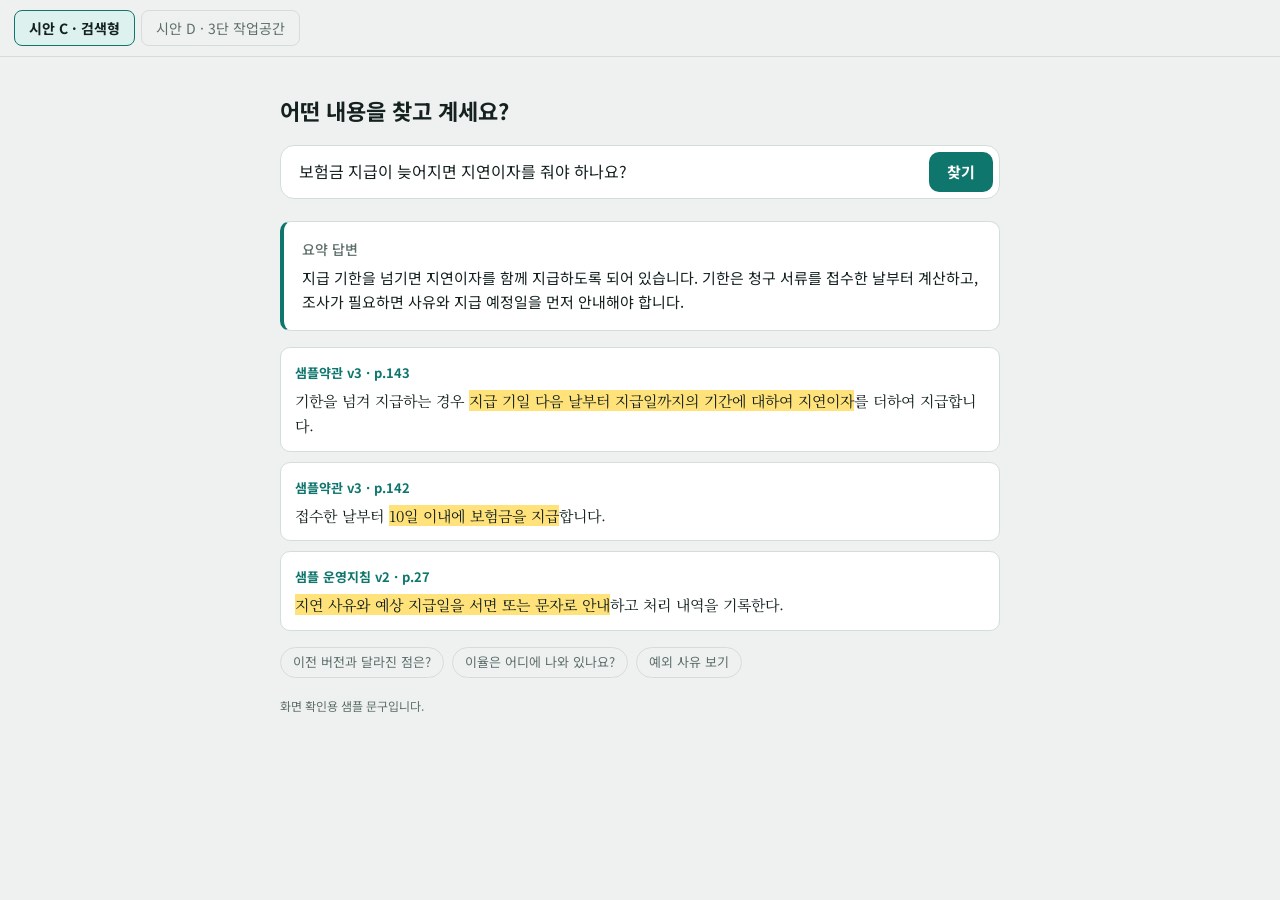
<file: mockups/docchat-mockup-cd.html>
<!DOCTYPE html>
<html lang="ko">
<head>
<meta charset="utf-8">
<meta name="viewport" content="width=device-width, initial-scale=1, viewport-fit=cover">
<title>문서 챗봇 시안 C·D</title>
<link href="https://fonts.googleapis.com/css2?family=Noto+Sans+KR:wght@400;500;700&family=Noto+Serif+KR:wght@400;600&display=swap" rel="stylesheet">
<style>
:root{--pbg:#EEF1F0;--pink:#14211F;--pmute:#5E6F6B;--pline:#D5DDDA;--card:#fff;--g:#0F766E;--gbg:#DDF1EE;--mark:#FFE27A;
box-sizing:border-box;padding-top:env(safe-area-inset-top,0px);padding-bottom:env(safe-area-inset-bottom,0px)}
@media (prefers-color-scheme:dark){:root:not([data-theme="light"]){--pbg:#0D1514;--pink:#E3EEEB;--pmute:#93A8A3;--pline:#243431;--card:#142120;--g:#4FD1C5;--gbg:#14332F;--mark:#7A6A1E}}
:root[data-theme="dark"]{--pbg:#0D1514;--pink:#E3EEEB;--pmute:#93A8A3;--pline:#243431;--card:#142120;--g:#4FD1C5;--gbg:#14332F;--mark:#7A6A1E}
*{box-sizing:border-box}
html,body{height:100%;margin:0}
body{background:var(--pbg);color:var(--pink);font:15px/1.6 "Noto Sans KR",system-ui,sans-serif;display:flex;flex-direction:column}
.tabs{display:flex;gap:6px;padding:10px 14px;border-bottom:1px solid var(--pline)}
.tabs button{font:inherit;font-size:14px;color:var(--pmute);background:none;border:1px solid var(--pline);border-radius:8px;padding:6px 14px;cursor:pointer}
.tabs button[aria-selected="true"]{color:var(--pink);border-color:var(--g);background:var(--gbg);font-weight:700}
button:focus-visible,input:focus-visible{outline:2px solid var(--g);outline-offset:2px}
.view{flex:1;min-height:0;display:none}
.view.on{display:block}
mark{background:var(--mark);color:inherit}
/* ---- C: 검색형 ---- */
#C{overflow-y:auto;padding:28px 16px 40px}
.cwrap{max-width:720px;margin:0 auto}
.cwrap h1{font-size:22px;margin:8px 0 16px;font-weight:700}
.sbox{display:flex;gap:8px;background:var(--card);border:1px solid var(--pline);border-radius:14px;padding:6px 6px 6px 16px}
.sbox input{flex:1;min-width:0;font:inherit;font-size:16px;color:var(--pink);background:none;border:0}
.sbox button{font:inherit;font-weight:700;color:#fff;background:var(--g);border:0;border-radius:10px;padding:8px 18px;cursor:pointer}
@media (prefers-color-scheme:dark){.sbox button{color:#06201D}}
.ans{margin-top:22px;background:var(--card);border:1px solid var(--pline);border-left:4px solid var(--g);border-radius:10px;padding:16px 18px}
.ans h2{font-size:14px;color:var(--pmute);margin:0 0 6px;font-weight:500}
.ans p{margin:0}
.src{margin-top:16px;display:grid;gap:10px}
.sc{text-align:left;font:inherit;color:inherit;background:var(--card);border:1px solid var(--pline);border-radius:10px;padding:12px 14px;cursor:pointer;width:100%}
.sc:hover{border-color:var(--g)}
.sc b{font-size:13px;color:var(--g)}
.sc q{display:block;margin-top:4px;font:15px/1.7 "Noto Serif KR",serif;quotes:none}
.sc .more{display:none;margin-top:8px;padding-top:8px;border-top:1px dashed var(--pline);font:13px "Noto Sans KR";color:var(--pmute)}
.sc[aria-expanded="true"]{border-color:var(--g)}
.sc[aria-expanded="true"] .more{display:block}
.follow{margin-top:16px;display:flex;flex-wrap:wrap;gap:8px}
.follow span{font-size:13px;border:1px solid var(--pline);border-radius:999px;padding:4px 12px;color:var(--pmute)}
/* ---- D: 3단 작업공간 ---- */
#D{--dbg:#101827;--dpanel:#172033;--dline:#2A3650;--dink:#E6EBF5;--dmute:#98A5BF;--amb:#F5B94A;background:var(--dbg);color:var(--dink)}
.dgrid{height:100%;display:grid;grid-template-columns:minmax(0,1fr)}
@media(min-width:1000px){.dgrid{grid-template-columns:230px minmax(0,1fr) minmax(0,1fr)}}
.docs{display:none;background:var(--dpanel);border-right:1px solid var(--dline);padding:14px 10px;overflow-y:auto}
@media(min-width:1000px){.docs{display:block}}
.docs h3{font-size:13px;color:var(--dmute);margin:0 6px 8px;font-weight:500}
.doc{padding:8px 10px;border-radius:8px;font-size:14px}
.doc.cur{background:#22304F}
.doc small{display:block;color:var(--dmute);font-size:12px}
.dchat{display:flex;flex-direction:column;min-height:0;border-right:1px solid var(--dline)}
.dmsgs{flex:1;overflow-y:auto;padding:16px;display:flex;flex-direction:column;gap:16px}
.q{align-self:flex-end;border:1px solid var(--dline);border-radius:10px;padding:8px 12px;max-width:90%}
.a p{margin:0 0 8px}
.dchips{display:flex;flex-wrap:wrap;gap:6px}
.dchips button{font:inherit;font-size:13px;color:var(--amb);background:none;border:1px solid var(--amb);border-radius:6px;padding:2px 10px;cursor:pointer}
.dchips button[aria-pressed="true"]{background:var(--amb);color:#1A1405;font-weight:700}
.dchat form{padding:10px 12px;border-top:1px solid var(--dline)}
.dchat input{width:100%;font:inherit;color:var(--dink);background:var(--dpanel);border:1px solid var(--dline);border-radius:10px;padding:10px 14px}
.dview{display:none;flex-direction:column;min-height:0;background:var(--dpanel)}
.dview.on{display:flex}
@media(min-width:1000px){.dview{display:flex}}
.dview .bar{padding:12px 16px;border-bottom:1px solid var(--dline);font-size:13px;color:var(--dmute)}
.dview .bar b{color:var(--dink)}
.dpage{flex:1;overflow-y:auto;padding:20px;font:16px/1.85 "Noto Serif KR",serif}
.dpage h4{margin:0 0 10px;font-size:15px}
.dpage mark{background:#6B5412;color:#FFF3CF}
</style>
</head>
<body>
<nav class="tabs" role="tablist">
  <button role="tab" aria-selected="true" data-v="C">시안 C · 검색형</button>
  <button role="tab" aria-selected="false" data-v="D">시안 D · 3단 작업공간</button>
</nav>

<main class="view on" id="C">
 <div class="cwrap">
  <h1>어떤 내용을 찾고 계세요?</h1>
  <div class="sbox"><input aria-label="질문" value="보험금 지급이 늦어지면 지연이자를 줘야 하나요?"><button>찾기</button></div>
  <div class="ans"><h2>요약 답변</h2><p>지급 기한을 넘기면 지연이자를 함께 지급하도록 되어 있습니다. 기한은 청구 서류를 접수한 날부터 계산하고, 조사가 필요하면 사유와 지급 예정일을 먼저 안내해야 합니다.</p></div>
  <div class="src">
   <button class="sc" aria-expanded="false"><b>샘플약관 v3 · p.143</b><q>기한을 넘겨 지급하는 경우 <mark>지급 기일 다음 날부터 지급일까지의 기간에 대하여 지연이자</mark>를 더하여 지급합니다.</q><div class="more">제25조 지연이자 · 2026-03-01 버전 · 같은 조항이 v2(2025-09-15)에도 있어요.</div></button>
   <button class="sc" aria-expanded="false"><b>샘플약관 v3 · p.142</b><q>접수한 날부터 <mark>10일 이내에 보험금을 지급</mark>합니다.</q><div class="more">제24조 보험금의 지급 · 2026-03-01 버전</div></button>
   <button class="sc" aria-expanded="false"><b>샘플 운영지침 v2 · p.27</b><q><mark>지연 사유와 예상 지급일을 서면 또는 문자로 안내</mark>하고 처리 내역을 기록한다.</q><div class="more">3. 지급 지연 시 안내 · 2025-09-15 버전</div></button>
  </div>
  <div class="follow"><span>이전 버전과 달라진 점은?</span><span>이율은 어디에 나와 있나요?</span><span>예외 사유 보기</span></div>
  <p style="font-size:12px;color:var(--pmute);margin-top:18px">화면 확인용 샘플 문구입니다.</p>
 </div>
</main>

<main class="view" id="D">
 <div class="dgrid">
  <aside class="docs"><h3>문서 2건</h3>
   <div class="doc cur">샘플약관<small>v3 · 2026-03-01 · 312쪽</small></div>
   <div class="doc">샘플 운영지침<small>v2 · 2025-09-15 · 84쪽</small></div>
   <h3 style="margin-top:18px">이전 버전</h3>
   <div class="doc">샘플약관 v2<small>2025-09-15</small></div>
   <div class="doc">샘플약관 v1<small>2025-01-10</small></div>
  </aside>
  <section class="dchat">
   <div class="dmsgs">
    <div class="q">보험금 지급이 늦어지면 지연이자를 줘야 하나요?</div>
    <div class="a"><p>네. 기한을 넘기면 지연이자를 더해 지급해야 하고, 조사가 필요한 경우에는 사유와 지급 예정일을 먼저 알려야 합니다.</p>
     <div class="dchips"><button aria-pressed="true" data-p="0">약관 p.143</button><button aria-pressed="false" data-p="1">약관 p.142</button><button aria-pressed="false" data-p="2">지침 p.27</button></div></div>
   </div>
   <form onsubmit="return false"><input aria-label="질문 입력" placeholder="질문을 입력하세요"></form>
  </section>
  <section class="dview on" id="dv">
   <div class="bar"><b id="dt">샘플약관</b> · <span id="dm">v3 · p.143</span></div>
   <div class="dpage" id="dp"></div>
  </section>
 </div>
</main>

<script>
var P=[
["제25조 지연이자","① 제24조의 기한을 넘겨 지급하는 경우 <mark>지급 기일 다음 날부터 지급일까지의 기간에 대하여 지연이자</mark>를 더하여 지급합니다.<br>② 지연이자의 이율은 별표에서 정한 바에 따릅니다.","샘플약관","v3 · p.143"],
["제24조 보험금의 지급","① 회사는 지급 청구 서류를 접수한 날부터 <mark>10일 이내에 보험금을 지급</mark>합니다.<br>② 조사가 필요한 경우 그 사유와 지급 예정일을 알려야 합니다.","샘플약관","v3 · p.142"],
["3. 지급 지연 시 안내","지급이 지연될 것으로 예상되면 <mark>지연 사유와 예상 지급일을 서면 또는 문자로 안내</mark>하고 처리 내역을 기록한다.","샘플 운영지침","v2 · p.27"]];
function show(i){var d=P[i];document.getElementById("dt").textContent=d[2];document.getElementById("dm").textContent=d[3];
 document.getElementById("dp").innerHTML="<h4>"+d[0]+"</h4><p>"+d[1]+"</p>";
 document.querySelectorAll(".dchips button").forEach(function(b){b.setAttribute("aria-pressed",b.dataset.p==i)})}
document.querySelectorAll(".dchips button").forEach(function(b){b.addEventListener("click",function(){show(+b.dataset.p)})});
show(0);
document.querySelectorAll(".sc").forEach(function(c){c.addEventListener("click",function(){c.setAttribute("aria-expanded",c.getAttribute("aria-expanded")!=="true")})});
document.querySelectorAll(".tabs button").forEach(function(t){t.addEventListener("click",function(){
 document.querySelectorAll(".tabs button").forEach(function(x){x.setAttribute("aria-selected",x===t)});
 document.querySelectorAll(".view").forEach(function(v){v.classList.toggle("on",v.id===t.dataset.v)})})});
</script>
</body>
</html>
</file>
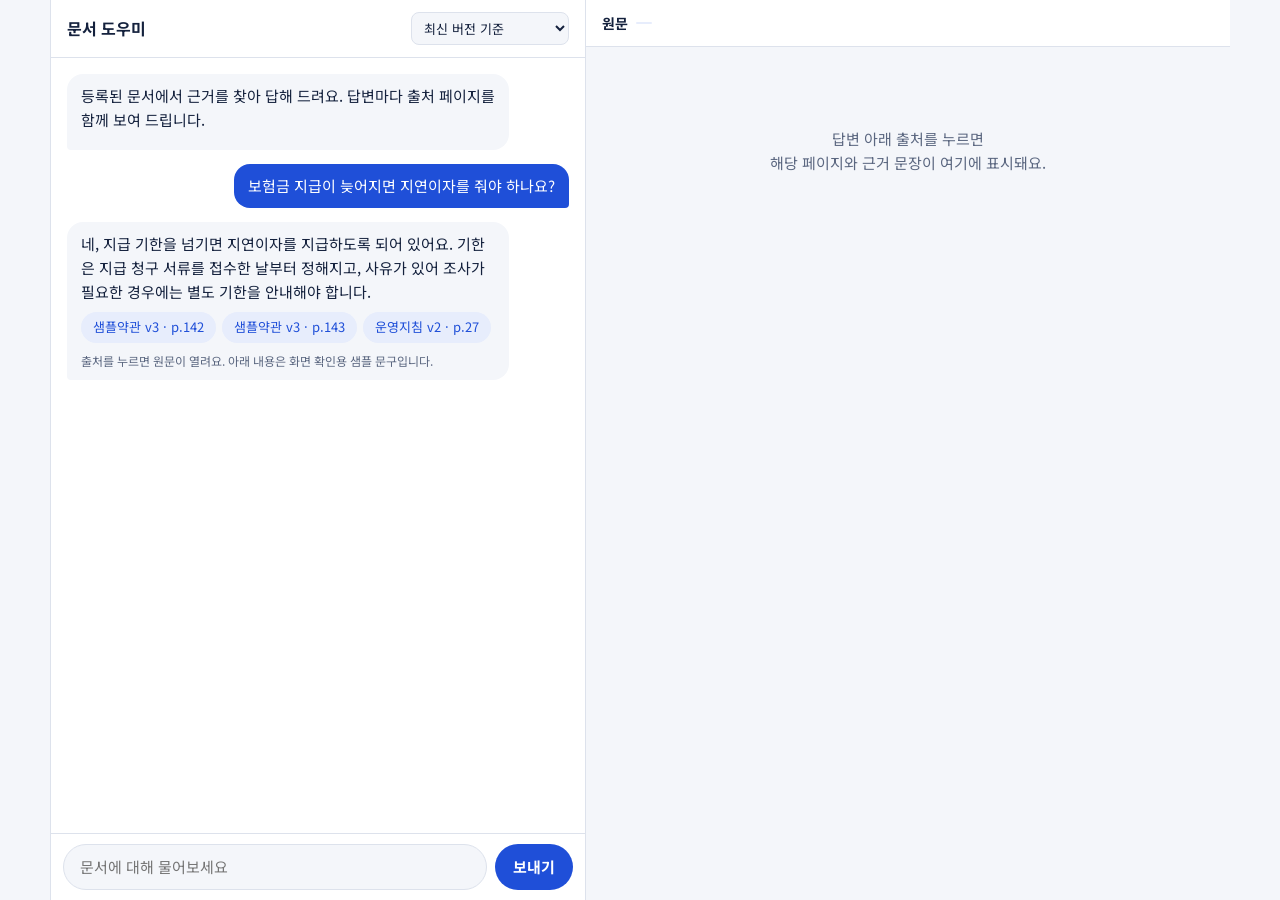
<file: mockups/docchat-mockup.html>
<!DOCTYPE html>
<html lang="ko">
<head>
<meta charset="utf-8">
<meta name="viewport" content="width=device-width, initial-scale=1, viewport-fit=cover">
<title>문서 챗봇 시안 A+B</title>
<link href="https://fonts.googleapis.com/css2?family=Noto+Sans+KR:wght@400;500;700&family=Noto+Serif+KR:wght@400;600&display=swap" rel="stylesheet">
<style>
:root{--bg:#F4F6FA;--panel:#fff;--ink:#14213D;--mute:#5B6780;--line:#DDE2EC;--acc:#1F4FD8;--accbg:#E7EDFC;--me:#1F4FD8;--mark:#FFE27A;--paper:#FFFDF8;--paperink:#2B2B2B;
box-sizing:border-box;padding-top:env(safe-area-inset-top,0px);padding-bottom:env(safe-area-inset-bottom,0px)}
@media (prefers-color-scheme:dark){:root:not([data-theme="light"]){--bg:#0E1424;--panel:#161E33;--ink:#E8ECF6;--mute:#9AA6C0;--line:#27324D;--acc:#6B8CFF;--accbg:#1D2A52;--me:#3A5BD9;--mark:#7A6A1E;--paper:#1B1F2B;--paperink:#E4E1D8}}
:root[data-theme="dark"]{--bg:#0E1424;--panel:#161E33;--ink:#E8ECF6;--mute:#9AA6C0;--line:#27324D;--acc:#6B8CFF;--accbg:#1D2A52;--me:#3A5BD9;--mark:#7A6A1E;--paper:#1B1F2B;--paperink:#E4E1D8}
*{box-sizing:border-box}
html,body{height:100%;margin:0}
body{background:var(--bg);color:var(--ink);font:15px/1.6 "Noto Sans KR",system-ui,sans-serif}
.app{height:100%;display:grid;grid-template-columns:minmax(0,1fr);max-width:1180px;margin:0 auto}
@media(min-width:900px){.app{grid-template-columns:minmax(380px,5fr) minmax(0,6fr);gap:0}}
.chat{display:flex;flex-direction:column;min-height:0;background:var(--panel);border-inline:1px solid var(--line)}
header{padding:12px 16px;border-bottom:1px solid var(--line);display:flex;align-items:center;gap:10px}
header b{font-size:16px}
header select{margin-left:auto;font:inherit;font-size:13px;color:var(--ink);background:var(--bg);border:1px solid var(--line);border-radius:8px;padding:5px 8px;max-width:50%}
.msgs{flex:1;overflow-y:auto;padding:16px;display:flex;flex-direction:column;gap:14px}
.m{max-width:88%;padding:10px 14px;border-radius:16px}
.me{align-self:flex-end;background:var(--me);color:#fff;border-bottom-right-radius:4px}
.bot{align-self:flex-start;background:var(--bg);border-bottom-left-radius:4px}
.bot p{margin:0 0 8px}
.chips{display:flex;flex-wrap:wrap;gap:6px;margin-top:6px}
.chip{font:inherit;font-size:13px;color:var(--acc);background:var(--accbg);border:1px solid transparent;border-radius:999px;padding:4px 11px;cursor:pointer;text-align:left}
.chip[aria-pressed="true"]{border-color:var(--acc);font-weight:700}
.chip:focus-visible,button:focus-visible,select:focus-visible,input:focus-visible{outline:2px solid var(--acc);outline-offset:2px}
.hint{font-size:12px;color:var(--mute);margin-top:8px}
form{display:flex;gap:8px;padding:10px 12px;border-top:1px solid var(--line)}
input{flex:1;min-width:0;font:inherit;color:var(--ink);background:var(--bg);border:1px solid var(--line);border-radius:999px;padding:10px 16px}
.send{font:inherit;font-weight:700;color:#fff;background:var(--acc);border:0;border-radius:999px;padding:0 18px;cursor:pointer}
/* viewer */
.viewer{display:flex;flex-direction:column;min-height:0;background:var(--bg)}
.vbar{display:flex;align-items:center;gap:8px;padding:12px 16px;border-bottom:1px solid var(--line);background:var(--panel);font-size:13px}
.vbar strong{font-size:14px}
.badge{background:var(--accbg);color:var(--acc);border-radius:6px;padding:1px 8px;font-size:12px;font-weight:500}
.vbar .x{margin-left:auto;display:none;font:inherit;background:none;border:0;color:var(--mute);font-size:20px;cursor:pointer}
.page{flex:1;overflow-y:auto;padding:20px}
.sheet{max-width:560px;margin:0 auto;background:var(--paper);color:var(--paperink);border:1px solid var(--line);padding:28px 30px;font:16px/1.85 "Noto Serif KR",serif;box-shadow:0 1px 0 var(--line)}
.sheet h4{margin:0 0 10px;font-size:15px;font-weight:600}
.sheet p{margin:0 0 12px}
mark{background:var(--mark);color:inherit;padding:1px 0}
.pgno{margin-top:18px;text-align:center;font:12px "Noto Sans KR",sans-serif;color:var(--mute)}
.empty{max-width:320px;margin:60px auto;text-align:center;color:var(--mute)}
@media(max-width:899px){
.viewer{position:fixed;inset:12% 0 0 0;border-radius:18px 18px 0 0;box-shadow:0 -8px 30px rgba(0,0,0,.25);transform:translateY(105%);transition:transform .25s ease;z-index:5;padding-bottom:env(safe-area-inset-bottom,0px)}
.viewer.open{transform:none}
.vbar .x{display:block}
.empty{display:none}
}
@media(prefers-reduced-motion:reduce){.viewer{transition:none}}
</style>
</head>
<body>
<div class="app">
  <section class="chat" aria-label="대화">
    <header><b>문서 도우미</b>
      <select aria-label="기준 버전"><option>최신 버전 기준</option><option>2026-03-01 버전 기준</option><option>2025-09-15 버전 기준</option></select>
    </header>
    <div class="msgs" id="msgs">
      <div class="m bot"><p>등록된 문서에서 근거를 찾아 답해 드려요. 답변마다 출처 페이지를 함께 보여 드립니다.</p></div>
      <div class="m me">보험금 지급이 늦어지면 지연이자를 줘야 하나요?</div>
      <div class="m bot">
        <p>네, 지급 기한을 넘기면 지연이자를 지급하도록 되어 있어요. 기한은 지급 청구 서류를 접수한 날부터 정해지고, 사유가 있어 조사가 필요한 경우에는 별도 기한을 안내해야 합니다.</p>
        <div class="chips">
          <button class="chip" data-k="a" aria-pressed="false">샘플약관 v3 · p.142</button>
          <button class="chip" data-k="b" aria-pressed="false">샘플약관 v3 · p.143</button>
          <button class="chip" data-k="c" aria-pressed="false">운영지침 v2 · p.27</button>
        </div>
        <div class="hint">출처를 누르면 원문이 열려요. 아래 내용은 화면 확인용 샘플 문구입니다.</div>
      </div>
    </div>
    <form onsubmit="return false"><input aria-label="질문 입력" placeholder="문서에 대해 물어보세요"><button class="send">보내기</button></form>
  </section>

  <aside class="viewer" id="viewer" aria-label="원문 보기">
    <div class="vbar"><strong id="vt">원문</strong><span class="badge" id="vv"></span><button class="x" id="close" aria-label="닫기">×</button></div>
    <div class="page" id="page"><div class="empty">답변 아래 출처를 누르면<br>해당 페이지와 근거 문장이 여기에 표시돼요.</div></div>
  </aside>
</div>
<script>
var S={
a:{t:"샘플약관",v:"v3 · 2026-03-01",p:142,h:"제24조 보험금의 지급",b:["① 회사는 지급 청구 서류를 접수한 날부터 <mark>10일 이내에 보험금을 지급</mark>합니다.","② 지급 사유의 조사나 확인이 필요한 경우에는 접수 후 <u>그 사유와 지급 예정일</u>을 청구인에게 알려야 합니다."]},
b:{t:"샘플약관",v:"v3 · 2026-03-01",p:143,h:"제25조 지연이자",b:["① 제24조의 기한을 넘겨 지급하는 경우 <mark>지급 기일 다음 날부터 지급일까지의 기간에 대하여 지연이자</mark>를 더하여 지급합니다.","② 지연이자의 이율은 별표에서 정한 바에 따릅니다."]},
c:{t:"샘플 운영지침",v:"v2 · 2025-09-15",p:27,h:"3. 지급 지연 시 안내",b:["지급이 지연될 것으로 예상되면 <mark>지연 사유와 예상 지급일을 서면 또는 문자로 안내</mark>하고 처리 내역을 기록한다."]}
};
var v=document.getElementById("viewer"),pg=document.getElementById("page");
document.querySelectorAll(".chip").forEach(function(c){c.addEventListener("click",function(){
  var d=S[c.dataset.k];
  document.querySelectorAll(".chip").forEach(function(x){x.setAttribute("aria-pressed",x===c)});
  document.getElementById("vt").textContent=d.t;
  document.getElementById("vv").textContent=d.v;
  pg.innerHTML='<div class="sheet"><h4>'+d.h+'</h4>'+d.b.map(function(x){return"<p>"+x+"</p>"}).join("")+'<div class="pgno">'+d.p+' 페이지</div></div>';
  pg.scrollTop=0;v.classList.add("open");
})});
document.getElementById("close").addEventListener("click",function(){v.classList.remove("open")});
</script>
</body>
</html>
</file>
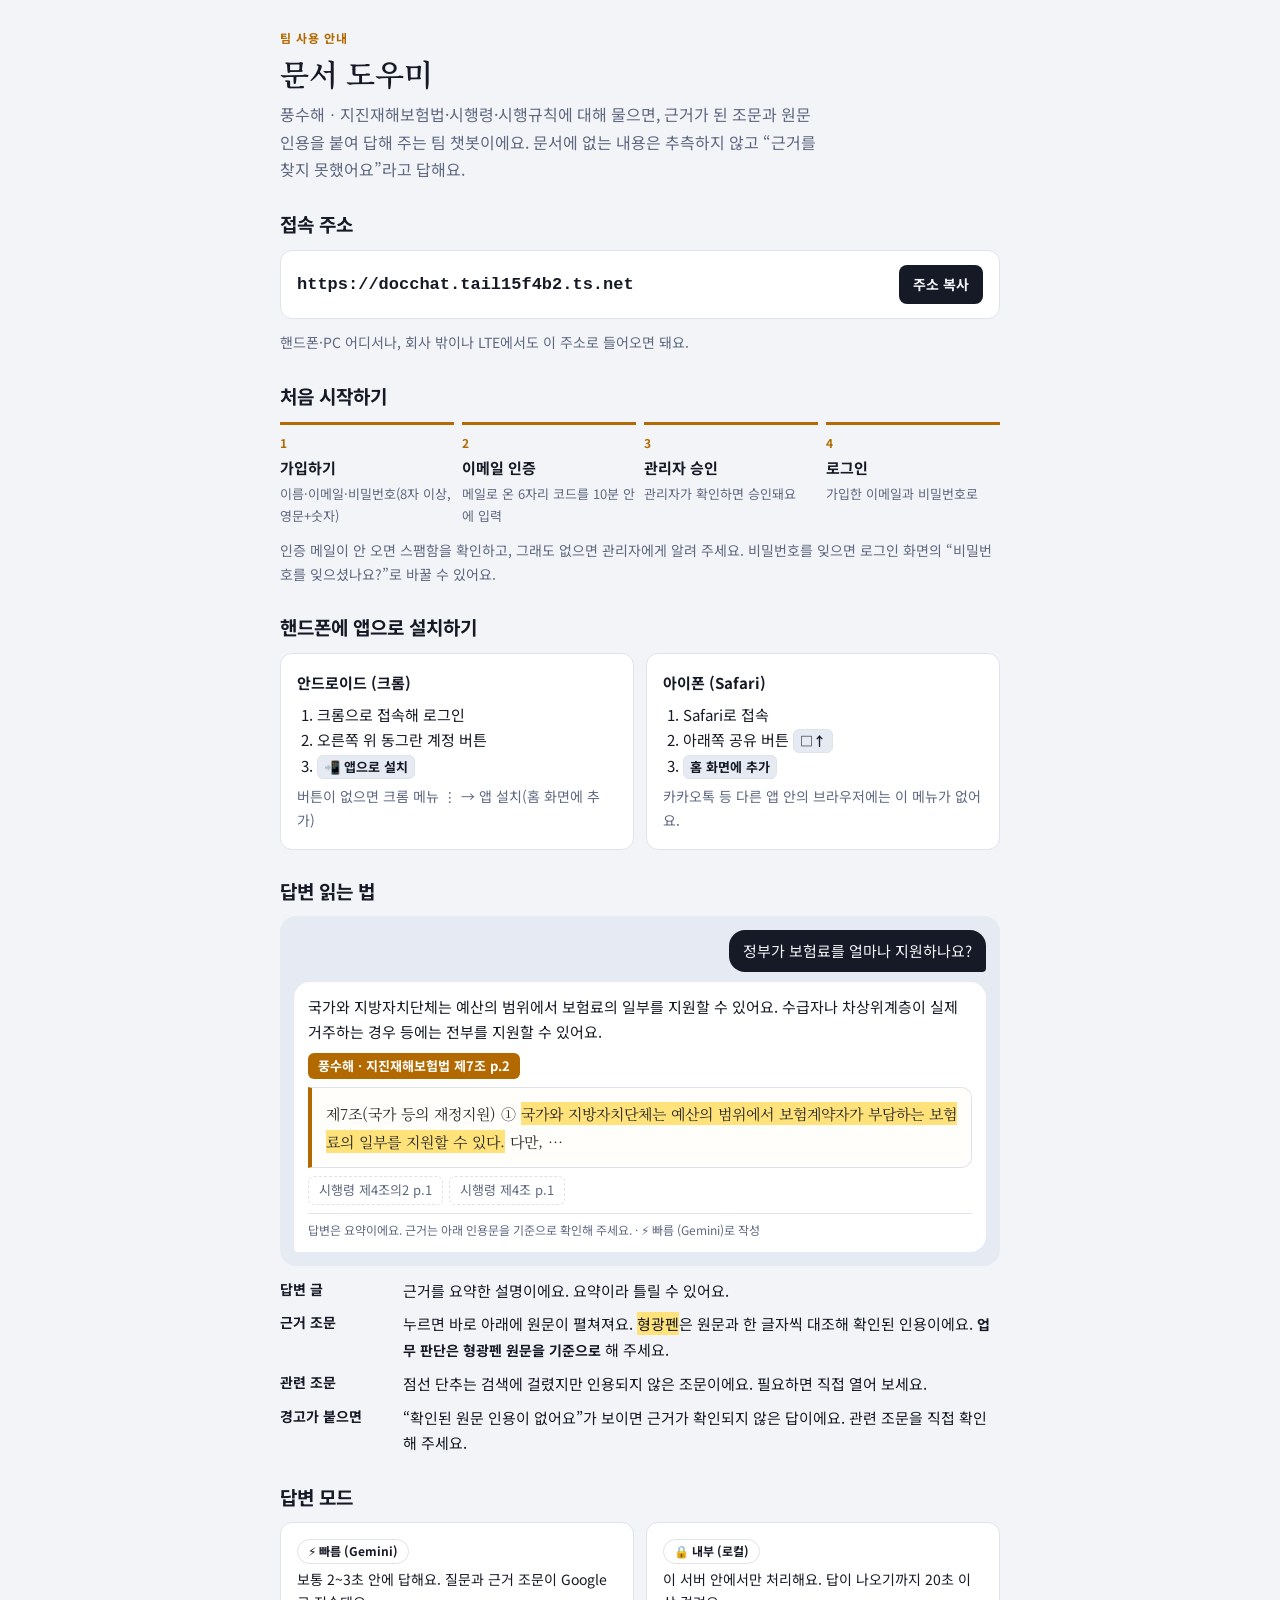
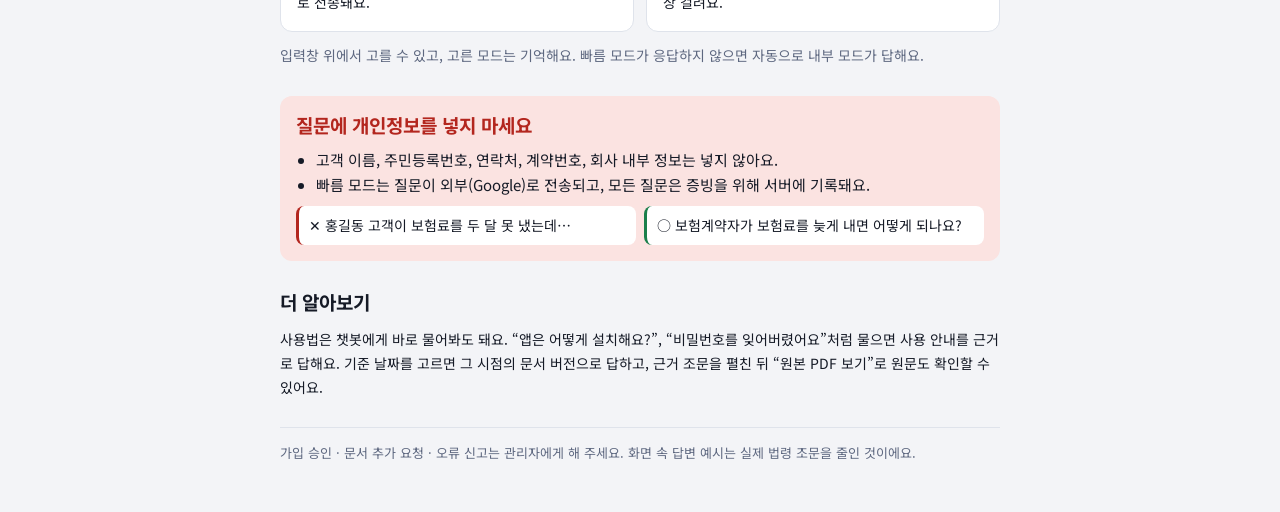
<file: server/static/guide.html>
<!doctype html>
<!-- 자동 생성: docs\team-guide.html 을 고친 뒤 다시 만든다 (CLAUDE.md 참고) -->
<html lang="ko"><head><meta charset="utf-8"><meta name="viewport" content="width=device-width, initial-scale=1, viewport-fit=cover"><link rel="icon" href="icons/favicon-32.png"><link rel="manifest" href="manifest.json">
<title>문서 도우미 사용 안내</title>
<link rel="preconnect" href="https://fonts.googleapis.com">
<link href="https://fonts.googleapis.com/css2?family=Noto+Sans+KR:wght@400;500;700&family=Noto+Serif+KR:wght@400;600&display=swap" rel="stylesheet">
<style>
/* 레이아웃: 한 줄 기둥(최대 720px) — 머리글 · 접속 주소 · 시작 4단계 · 앱 설치 2단 · 답변 읽는 법(실제 예시) · 모드 · 지켜 주세요 · 문의
   색과 글꼴은 문서 도우미 앱(server/static/app.css)과 같게 */
:root{
  --bg:#F3F4F7; --panel:#FFFFFF; --ink:#151A26; --mute:#5E6880; --line:#DFE3EB; --sel:#E6EAF3;
  --amb:#B26A00; --ambbg:#FFE9BE; --mark:#FFE27A; --paper:#FFFEFA; --pink:#2A2A2A;
  --no:#B3261E; --nobg:#FBE3E1; --ok:#1B7F4B; --okbg:#DCF3E6;
  --sans:"Noto Sans KR",system-ui,"Apple SD Gothic Neo","Malgun Gothic",sans-serif;
  --serif:"Noto Serif KR","Nanum Myeongjo",Batang,serif;
}
@media (prefers-color-scheme:dark){:root:not([data-theme="light"]){
  --bg:#0C111B; --panel:#141B2B; --ink:#E6EBF5; --mute:#98A5BF; --line:#26324B; --sel:#22304F;
  --amb:#F5B94A; --ambbg:#3A2C0C; --mark:#6B5412; --paper:#18202F; --pink:#E8E4D8;
  --no:#FF8A80; --nobg:#3A1714; --ok:#5FD28F; --okbg:#12301F; color-scheme:dark}}
:root[data-theme="dark"]{
  --bg:#0C111B; --panel:#141B2B; --ink:#E6EBF5; --mute:#98A5BF; --line:#26324B; --sel:#22304F;
  --amb:#F5B94A; --ambbg:#3A2C0C; --mark:#6B5412; --paper:#18202F; --pink:#E8E4D8;
  --no:#FF8A80; --nobg:#3A1714; --ok:#5FD28F; --okbg:#12301F; color-scheme:dark}
*{box-sizing:border-box}
body{background:var(--bg);color:var(--ink);font:16px/1.7 var(--sans);margin:0;padding-inline:16px;padding-block:28px 48px}
.wrap{max-width:720px;margin:0 auto;display:grid;gap:28px}
h1,h2,h3{text-wrap:balance;margin:0}
h1{font:600 30px/1.3 var(--serif);letter-spacing:-.01em}
h2{font-size:19px;line-height:1.4}
h3{font-size:15px}
p{margin:0}
.lead{color:var(--mute);margin-top:8px;max-width:60ch}
.eyebrow{font-size:12px;letter-spacing:.08em;color:var(--amb);font-weight:700;margin-bottom:6px}
section{display:grid;gap:12px}
.mute{color:var(--mute)}
.small{font-size:14px}
a{color:var(--amb)}
:focus-visible{outline:2px solid var(--amb);outline-offset:2px}

/* 접속 주소 */
.url{display:flex;flex-wrap:wrap;align-items:center;gap:10px;background:var(--panel);border:1px solid var(--line);border-radius:12px;padding:14px 16px}
.url code{font:600 17px/1.4 ui-monospace,Consolas,monospace;overflow-wrap:anywhere;min-width:0;flex:1 1 260px}
.url button{font:inherit;font-size:14px;font-weight:700;border:0;border-radius:8px;padding:8px 14px;background:var(--ink);color:var(--bg);cursor:pointer}

/* 시작 4단계 (실제 순서) */
.steps{list-style:none;margin:0;padding:0;display:grid;grid-template-columns:repeat(4,minmax(0,1fr));gap:8px}
@media(max-width:620px){.steps{grid-template-columns:repeat(2,minmax(0,1fr))}}
.steps li{border-top:3px solid var(--amb);padding-top:8px;display:grid;gap:2px;min-width:0;align-content:start}
.steps b{font-size:15px}
.steps span{font-size:13px;color:var(--mute)}
.steps i{font-style:normal;font-size:12px;color:var(--amb);font-weight:700;font-variant-numeric:tabular-nums}

/* 앱 설치 2단 */
.two{display:grid;grid-template-columns:repeat(2,minmax(0,1fr));gap:12px}
@media(max-width:620px){.two{grid-template-columns:1fr}}
.box{background:var(--panel);border:1px solid var(--line);border-radius:12px;padding:16px;display:grid;gap:6px;min-width:0}
.box ol{margin:0;padding-left:20px;font-size:15px}
.key{display:inline-block;border:1px solid var(--line);background:var(--sel);border-radius:6px;padding:0 6px;font-size:13px;font-weight:700;white-space:nowrap}

/* 답변 예시: 앱 화면과 같은 모양 */
.demo{background:var(--sel);border-radius:16px;padding:14px;display:grid;gap:10px}
.me{justify-self:end;background:var(--ink);color:var(--bg);border-radius:16px 16px 4px 16px;padding:8px 14px;font-size:15px;max-width:90%}
.bot{background:var(--panel);border-radius:16px 16px 16px 4px;padding:12px 14px;display:grid;gap:8px;font-size:15px;min-width:0}
.chip{justify-self:start;font-size:13px;font-weight:700;color:var(--panel);background:var(--amb);border-radius:6px;padding:2px 10px}
.chip.also{color:var(--mute);background:none;border:1px dashed var(--line);font-weight:400}
.chips{display:flex;flex-wrap:wrap;gap:6px}
.sheet{background:var(--paper);color:var(--pink);border:1px solid var(--line);border-left:4px solid var(--amb);border-radius:0 10px 10px 0;padding:12px 14px;font:15px/1.85 var(--serif)}
mark{background:var(--mark);color:inherit;padding:1px 0}
.caveat{font-size:12px;color:var(--mute);border-top:1px solid var(--line);padding-top:6px}
.notes{list-style:none;margin:0;padding:0;display:grid;gap:8px}
.notes li{display:grid;grid-template-columns:7.5em minmax(0,1fr);gap:10px;font-size:15px}
.notes b{font-size:14px}
@media(max-width:480px){.notes li{grid-template-columns:1fr;gap:0}}

/* 모드 */
.mode{display:grid;gap:4px}
.mode .tag{justify-self:start;font-size:12px;font-weight:700;border-radius:999px;padding:1px 10px;border:1px solid var(--line)}

/* 지켜 주세요 */
.rule{background:var(--nobg);border-radius:12px;padding:16px;display:grid;gap:8px}
.rule h2{color:var(--no)}
.rule ul{margin:0;padding-left:20px;font-size:15px}
.ex{display:grid;grid-template-columns:repeat(2,minmax(0,1fr));gap:8px;font-size:14px}
@media(max-width:480px){.ex{grid-template-columns:1fr}}
.ex div{background:var(--panel);border-radius:8px;padding:8px 10px;min-width:0}
.ex .bad{border-left:3px solid var(--no)}
.ex .good{border-left:3px solid var(--ok)}
footer{font-size:13px;color:var(--mute);border-top:1px solid var(--line);padding-top:14px}
</style>

<div class="wrap">
  <header>
    <div class="eyebrow">팀 사용 안내</div>
    <h1>문서 도우미</h1>
    <p class="lead">풍수해ㆍ지진재해보험법·시행령·시행규칙에 대해 물으면, 근거가 된 조문과 원문 인용을 붙여 답해 주는 팀 챗봇이에요. 문서에 없는 내용은 추측하지 않고 “근거를 찾지 못했어요”라고 답해요.</p>
  </header>

  <section aria-labelledby="h-url">
    <h2 id="h-url">접속 주소</h2>
    <div class="url">
      <code id="addr">https://docchat.tail15f4b2.ts.net</code>
      <button type="button" id="copy">주소 복사</button>
    </div>
    <p class="small mute">핸드폰·PC 어디서나, 회사 밖이나 LTE에서도 이 주소로 들어오면 돼요.</p>
  </section>

  <section aria-labelledby="h-start">
    <h2 id="h-start">처음 시작하기</h2>
    <ol class="steps">
      <li><i>1</i><b>가입하기</b><span>이름·이메일·비밀번호(8자 이상, 영문+숫자)</span></li>
      <li><i>2</i><b>이메일 인증</b><span>메일로 온 6자리 코드를 10분 안에 입력</span></li>
      <li><i>3</i><b>관리자 승인</b><span>관리자가 확인하면 승인돼요</span></li>
      <li><i>4</i><b>로그인</b><span>가입한 이메일과 비밀번호로</span></li>
    </ol>
    <p class="small mute">인증 메일이 안 오면 스팸함을 확인하고, 그래도 없으면 관리자에게 알려 주세요. 비밀번호를 잊으면 로그인 화면의 “비밀번호를 잊으셨나요?”로 바꿀 수 있어요.</p>
  </section>

  <section aria-labelledby="h-install">
    <h2 id="h-install">핸드폰에 앱으로 설치하기</h2>
    <div class="two">
      <div class="box">
        <h3>안드로이드 (크롬)</h3>
        <ol>
          <li>크롬으로 접속해 로그인</li>
          <li>오른쪽 위 동그란 계정 버튼</li>
          <li><span class="key">📲 앱으로 설치</span></li>
        </ol>
        <p class="small mute">버튼이 없으면 크롬 메뉴 ⋮ → 앱 설치(홈 화면에 추가)</p>
      </div>
      <div class="box">
        <h3>아이폰 (Safari)</h3>
        <ol>
          <li>Safari로 접속</li>
          <li>아래쪽 공유 버튼 <span class="key">□↑</span></li>
          <li><span class="key">홈 화면에 추가</span></li>
        </ol>
        <p class="small mute">카카오톡 등 다른 앱 안의 브라우저에는 이 메뉴가 없어요.</p>
      </div>
    </div>
  </section>

  <section aria-labelledby="h-read">
    <h2 id="h-read">답변 읽는 법</h2>
    <div class="demo" role="img" aria-label="답변 화면 예시: 질문, 답변 글, 근거 조문 단추, 형광펜이 칠해진 원문, 관련 조문, 안내 문구">
      <div class="me">정부가 보험료를 얼마나 지원하나요?</div>
      <div class="bot">
        <p>국가와 지방자치단체는 예산의 범위에서 보험료의 일부를 지원할 수 있어요. 수급자나 차상위계층이 실제 거주하는 경우 등에는 전부를 지원할 수 있어요.</p>
        <span class="chip">풍수해ㆍ지진재해보험법 제7조 p.2</span>
        <div class="sheet">제7조(국가 등의 재정지원) ① <mark>국가와 지방자치단체는 예산의 범위에서 보험계약자가 부담하는 보험료의 일부를 지원할 수 있다.</mark> 다만, …</div>
        <div class="chips"><span class="chip also">시행령 제4조의2 p.1</span><span class="chip also">시행령 제4조 p.1</span></div>
        <div class="caveat">답변은 요약이에요. 근거는 아래 인용문을 기준으로 확인해 주세요. · ⚡ 빠름 (Gemini)로 작성</div>
      </div>
    </div>
    <ul class="notes">
      <li><b>답변 글</b><span>근거를 요약한 설명이에요. 요약이라 틀릴 수 있어요.</span></li>
      <li><b>근거 조문</b><span>누르면 바로 아래에 원문이 펼쳐져요. <mark>형광펜</mark>은 원문과 한 글자씩 대조해 확인된 인용이에요. <b>업무 판단은 형광펜 원문을 기준으로</b> 해 주세요.</span></li>
      <li><b>관련 조문</b><span>점선 단추는 검색에 걸렸지만 인용되지 않은 조문이에요. 필요하면 직접 열어 보세요.</span></li>
      <li><b>경고가 붙으면</b><span>“확인된 원문 인용이 없어요”가 보이면 근거가 확인되지 않은 답이에요. 관련 조문을 직접 확인해 주세요.</span></li>
    </ul>
  </section>

  <section aria-labelledby="h-mode">
    <h2 id="h-mode">답변 모드</h2>
    <div class="two">
      <div class="box mode"><span class="tag">⚡ 빠름 (Gemini)</span><p class="small">보통 2~3초 안에 답해요. 질문과 근거 조문이 Google로 전송돼요.</p></div>
      <div class="box mode"><span class="tag">🔒 내부 (로컬)</span><p class="small">이 서버 안에서만 처리해요. 답이 나오기까지 20초 이상 걸려요.</p></div>
    </div>
    <p class="small mute">입력창 위에서 고를 수 있고, 고른 모드는 기억해요. 빠름 모드가 응답하지 않으면 자동으로 내부 모드가 답해요.</p>
  </section>

  <section class="rule" aria-labelledby="h-rule">
    <h2 id="h-rule">질문에 개인정보를 넣지 마세요</h2>
    <ul>
      <li>고객 이름, 주민등록번호, 연락처, 계약번호, 회사 내부 정보는 넣지 않아요.</li>
      <li>빠름 모드는 질문이 외부(Google)로 전송되고, 모든 질문은 증빙을 위해 서버에 기록돼요.</li>
    </ul>
    <div class="ex">
      <div class="bad">✕ 홍길동 고객이 보험료를 두 달 못 냈는데…</div>
      <div class="good">○ 보험계약자가 보험료를 늦게 내면 어떻게 되나요?</div>
    </div>
  </section>

  <section aria-labelledby="h-more">
    <h2 id="h-more">더 알아보기</h2>
    <p class="small">사용법은 챗봇에게 바로 물어봐도 돼요. “앱은 어떻게 설치해요?”, “비밀번호를 잊어버렸어요”처럼 물으면 사용 안내를 근거로 답해요. 기준 날짜를 고르면 그 시점의 문서 버전으로 답하고, 근거 조문을 펼친 뒤 “원본 PDF 보기”로 원문도 확인할 수 있어요.</p>
  </section>

  <footer>가입 승인 · 문서 추가 요청 · 오류 신고는 관리자에게 해 주세요. 화면 속 답변 예시는 실제 법령 조문을 줄인 것이에요.</footer>
</div>

<script>
(function () {
  var btn = document.getElementById("copy"), addr = document.getElementById("addr");
  btn.addEventListener("click", function () {
    var text = addr.textContent.trim();
    function done(msg) { btn.textContent = msg; setTimeout(function () { btn.textContent = "주소 복사"; }, 1800); }
    function select() { var r = document.createRange(); r.selectNodeContents(addr); var s = getSelection(); s.removeAllRanges(); s.addRange(r); done("선택했어요 · 복사하세요"); }
    if (navigator.clipboard && navigator.clipboard.writeText) {
      navigator.clipboard.writeText(text).then(function () { done("복사했어요"); }, select);
    } else { select(); }
  });
})();
</script>

</html>
</file>
<file: server/static/app.css>
/* 색: 시안(mockups/docchat-final.html, docchat-access.html)과 동일. 흑/백은 기기 설정을 따르되 선택을 기억 */
:root{--bg:#F3F4F7;--panel:#fff;--side:#FAFBFC;--ink:#151A26;--mute:#667088;--line:#DFE3EB;--sel:#E6EAF3;--bot:#EEF0F5;
 --me:#151A26;--meink:#fff;--amb:#B26A00;--ambbg:#FFE9BE;--mark:#FFE27A;--paper:#FFFEFA;--pink:#2A2A2A;
 --btn:#151A26;--btnink:#fff;--ok:#1B7F4B;--okbg:#DCF3E6;--no:#B3261E;--nobg:#FBE3E1;
 color-scheme:light}
@media (prefers-color-scheme:dark){:root:not([data-theme="light"]){--bg:#0C111B;--panel:#141B2B;--side:#111827;--ink:#E6EBF5;--mute:#98A5BF;--line:#26324B;--sel:#22304F;--bot:#1B2438;
 --me:#E6EBF5;--meink:#101624;--amb:#F5B94A;--ambbg:#3A2C0C;--mark:#6B5412;--paper:#18202F;--pink:#E8E4D8;
 --btn:#E6EBF5;--btnink:#101624;--ok:#5FD28F;--okbg:#12301F;--no:#FF8A80;--nobg:#3A1714;color-scheme:dark}}
:root[data-theme="dark"]{--bg:#0C111B;--panel:#141B2B;--side:#111827;--ink:#E6EBF5;--mute:#98A5BF;--line:#26324B;--sel:#22304F;--bot:#1B2438;
 --me:#E6EBF5;--meink:#101624;--amb:#F5B94A;--ambbg:#3A2C0C;--mark:#6B5412;--paper:#18202F;--pink:#E8E4D8;
 --btn:#E6EBF5;--btnink:#101624;--ok:#5FD28F;--okbg:#12301F;--no:#FF8A80;--nobg:#3A1714;color-scheme:dark}
*{box-sizing:border-box}
html,body{height:100%;margin:0}
body{background:var(--bg);color:var(--ink);font:15px/1.6 "Noto Sans KR",system-ui,sans-serif;
 padding:env(safe-area-inset-top,0) 0 env(safe-area-inset-bottom,0)}
[hidden]{display:none!important}
button,select,input{font:inherit;color:inherit}
@media (pointer:coarse){input,select,textarea{font-size:16px!important}}
:focus-visible{outline:2px solid var(--amb);outline-offset:2px}
h1{font-size:20px;margin:0 0 6px}
.mute{color:var(--mute);font-size:13px}
.theme{display:flex;border:1px solid var(--line);border-radius:8px;overflow:hidden;flex:none}
.theme button{background:none;border:0;padding:5px 10px;font-size:13px;color:var(--mute);cursor:pointer}
.theme button[aria-pressed="true"]{background:var(--ink);color:var(--bg);font-weight:700}

/* ---------- 접속 화면 ---------- */
.access{min-height:100%;display:flex;flex-direction:column}
.top{display:flex;align-items:center;justify-content:space-between;padding:10px 16px;border-bottom:1px solid var(--line);background:var(--panel)}
.stage{flex:1;display:flex;justify-content:center;padding:28px 16px}
.scr{display:none;width:100%;max-width:400px;align-self:flex-start}
.scr.on{display:block}
.card{background:var(--panel);border:1px solid var(--line);border-radius:16px;padding:24px 22px}
.sub{color:var(--mute);margin:0 0 16px;font-size:14px}
label{display:block;font-size:13px;font-weight:500;margin:14px 0 5px}
.card input{width:100%;background:var(--bg);border:1px solid var(--line);border-radius:10px;padding:11px 13px}
input[aria-invalid="true"]{border-color:var(--no)}
.code{letter-spacing:.5em;text-align:center;font-size:20px}
.err{color:var(--no);font-size:13px;margin-top:4px}
.err:empty{display:none}
.hint{color:var(--mute);font-size:12px;margin-top:4px}
.pri{width:100%;margin-top:20px;font-weight:700;color:var(--btnink);background:var(--btn);border:0;border-radius:10px;padding:12px;cursor:pointer}
.pri:disabled{opacity:.5;cursor:wait}
.ghost{width:100%;margin-top:10px;background:none;border:1px solid var(--line);border-radius:10px;padding:10px;cursor:pointer;color:var(--mute)}
.lnk{background:none;border:0;color:var(--mute);text-decoration:underline;cursor:pointer;padding:0;font-size:13px}
.links{display:flex;justify-content:space-between;gap:10px;flex-wrap:wrap;margin-top:14px}
.stat{display:flex;gap:12px;align-items:center;margin-bottom:12px}
.stat h1{margin:0}
.dot{width:12px;height:12px;border-radius:50%;background:var(--amb);animation:pulse 1.6s ease-in-out infinite;flex:none}
@keyframes pulse{50%{opacity:.3}}
@media(prefers-reduced-motion:reduce){.dot{animation:none}}
.sum{border:1px solid var(--line);border-radius:10px;padding:12px 14px;background:var(--bg);font-size:14px;overflow-wrap:anywhere}
.steps{display:flex;gap:6px;margin-bottom:16px;font-size:12px;color:var(--mute)}
.steps span{flex:1;border-top:3px solid var(--line);padding-top:4px}
.steps .d{border-color:var(--ok);color:var(--ink)}

/* ---------- 대화 화면 ---------- */
/* 핸드폰 키보드가 올라와도 헤더가 밀려 올라가지 않게: 페이지는 고정하고,
   화면 높이를 '키보드를 뺀 보이는 높이'(--vvh, app.js가 계산)에 맞춘다. 가운데 대화 영역만 줄어든다 */
html.fixed-app,html.fixed-app body{height:100%;overflow:hidden;overscroll-behavior:none}
html.fixed-app body{position:fixed;inset:0;width:100%}
.app{height:var(--vvh,100dvh);display:grid;grid-template-columns:minmax(0,1fr)}
@media(min-width:1000px){.app{grid-template-columns:260px minmax(0,1fr)}}
.side{display:none;background:var(--side);border-right:1px solid var(--line);padding:14px 10px;overflow-y:auto}
@media(min-width:1000px){.side{display:block}}
.side h3{font-size:12px;color:var(--mute);margin:16px 8px 6px;font-weight:500}
.side h3:first-child{margin-top:2px}
.doc{display:block;width:100%;text-align:left;background:none;border:0;border-radius:8px;padding:8px 10px;cursor:pointer;font-size:14px}
.doc small{display:block;color:var(--mute);font-size:12px}
.doc:hover{background:var(--sel)}
.side-empty{color:var(--mute);font-size:13px;padding:4px 10px}
.chat{display:flex;flex-direction:column;min-height:0;height:100%;background:var(--panel);position:relative}
header{display:flex;align-items:center;gap:8px;padding:10px 14px;border-bottom:1px solid var(--line);flex:none}
header>b{font-size:16px;white-space:nowrap;flex:none}
header select{font-size:13px;background:var(--bg);border:1px solid var(--line);border-radius:8px;padding:5px 8px;
 flex:0 1 200px;min-width:0;margin-left:auto;text-overflow:ellipsis}
.menu{flex:none;width:32px;height:32px;border-radius:50%;border:1px solid var(--line);background:var(--sel);cursor:pointer;font-size:13px;font-weight:700}
.pop{position:absolute;top:52px;right:12px;z-index:5;background:var(--panel);border:1px solid var(--line);border-radius:12px;padding:12px;min-width:220px;box-shadow:0 8px 24px rgba(0,0,0,.12)}
.pop-who{font-size:13px;margin-bottom:10px;overflow-wrap:anywhere}
.pop-who small{display:block;color:var(--mute)}
.pop button{width:100%;background:none;border:1px solid var(--line);border-radius:8px;padding:8px;cursor:pointer}
.msgs{flex:1;min-height:0;overflow-y:auto;overscroll-behavior:contain;padding:16px;display:flex;flex-direction:column;gap:14px}
.msgs>*{width:100%;max-width:760px;margin-inline:auto}
.m{max-width:min(760px,92%);padding:10px 14px;border-radius:16px;overflow-wrap:anywhere}
.me{align-self:flex-end;width:auto;margin-inline:auto 0;background:var(--me);color:var(--meink);border-bottom-right-radius:4px;white-space:pre-wrap}
@media(min-width:1000px){.msgs>.me{margin-right:max(0px,calc((100% - 760px)/2))}}
.bot{align-self:flex-start;background:var(--bot);border-bottom-left-radius:4px}
@media(min-width:1000px){.msgs>.bot{margin-left:max(0px,calc((100% - 760px)/2))}}
.bot p{margin:0 0 8px}
.bot p:last-child{margin-bottom:0}
.ans{white-space:pre-wrap}
.unverified .ans{color:var(--mute)}
.warn{display:flex;gap:6px;align-items:flex-start;font-size:13px;color:var(--no);background:var(--nobg);border-radius:8px;padding:6px 10px;margin:0 0 8px}
.chips{display:flex;flex-wrap:wrap;gap:6px;margin-top:10px}
.chips button{font-size:13px;color:var(--amb);background:none;border:1px solid var(--amb);border-radius:6px;padding:2px 10px;cursor:pointer;text-align:left}
.chips button[aria-pressed="true"]{background:var(--amb);color:var(--panel);font-weight:700}
.chips.also button{color:var(--mute);border-color:var(--line);border-style:dashed}
.chips.also button[aria-pressed="true"]{background:var(--sel);color:var(--ink)}
.chips-label{font-size:12px;color:var(--mute);margin-top:10px}
.caveat{font-size:12px;color:var(--mute);margin-top:10px;border-top:1px solid var(--line);padding-top:8px}
.thinking{display:flex;gap:10px;align-items:center;color:var(--mute)}
.modes{display:flex;align-items:center;gap:6px;padding:8px 12px 0;border-top:1px solid var(--line);flex:none;flex-wrap:wrap}
.modes button{font-size:13px;background:none;border:1px solid var(--line);border-radius:999px;padding:3px 12px;cursor:pointer;color:var(--mute)}
.modes button[aria-checked="true"]{background:var(--ink);color:var(--bg);border-color:var(--ink);font-weight:700}
.mode-note{font-size:12px;color:var(--mute);min-width:0}
.modes:not([hidden])+.ask{border-top:0}
.ans.live{color:var(--ink)}
.ans.live::after{content:"▍";animation:pulse 1s steps(2) infinite;color:var(--mute)}
@media(prefers-reduced-motion:reduce){.ans.live::after{animation:none}}
.ask{display:flex;gap:8px;padding:10px 12px;border-top:1px solid var(--line);flex:none}
/* 16px 미만이면 아이폰이 입력할 때 화면을 확대해 헤더가 밀려나므로 16px로 둔다 */
.ask input{flex:1;min-width:0;background:var(--bg);border:1px solid var(--line);border-radius:999px;padding:10px 16px;font-size:16px}
.send{font-weight:700;color:var(--meink);background:var(--me);border:0;border-radius:999px;padding:0 18px;cursor:pointer;flex:none}
.send:disabled{opacity:.5;cursor:wait}
/* 출처 원문 (답변 바로 아래 인라인) */
.src{margin-top:10px}
.src .bar{display:flex;align-items:center;flex-wrap:wrap;gap:8px;padding:8px 12px;border:1px solid var(--line);border-bottom:0;border-radius:10px 10px 0 0;background:var(--panel);font-size:13px;color:var(--mute)}
.src .bar b{color:var(--ink);font-size:14px}
.badge{background:var(--ambbg);color:var(--amb);border-radius:6px;padding:1px 8px;font-size:12px}
.src .bar .lnk{margin-left:auto}
.sheet{background:var(--paper);color:var(--pink);border:1px solid var(--line);border-left:4px solid var(--amb);border-radius:0 0 10px 10px;padding:16px 18px;font:15px/1.85 "Noto Serif KR",serif;white-space:pre-wrap;overflow-wrap:anywhere;max-height:420px;overflow-y:auto}
mark{background:var(--mark);color:inherit;padding:1px 0}

/* ---------- 관리자 화면 ---------- */
.pop button+button,.pop .ios-guide+button{margin-top:6px}
.pop .ios-guide{margin:6px 0 0;line-height:1.5}
.adm{display:flex;flex-direction:column;min-height:0;height:100%;background:var(--bg)}
.adm header{background:var(--panel)}
.adm header>b{margin-right:auto}
.back{background:none;border:1px solid var(--line);border-radius:8px;padding:4px 10px;cursor:pointer;font-size:13px;flex:none}
.tabs{display:flex;gap:4px;overflow-x:auto;padding:8px 12px;background:var(--panel);border-bottom:1px solid var(--line);scrollbar-width:thin}
.tabs button{flex:none;background:none;border:0;border-radius:8px;padding:6px 12px;font-size:14px;color:var(--mute);cursor:pointer;white-space:nowrap}
.tabs button[aria-selected="true"]{background:var(--sel);color:var(--ink);font-weight:700}
.cnt:not(:empty){display:inline-block;min-width:18px;padding:0 5px;border-radius:9px;background:var(--amb);color:var(--panel);font-size:11px;font-weight:700;text-align:center}
.adm-body{flex:1;overflow-y:auto;padding:16px}
.tab{display:none;max-width:820px;margin:0 auto}
.tab.on{display:block}
.tab .card{margin-bottom:16px}
.tab h2{font-size:17px;margin:0 0 6px}
.narrow{width:auto;padding:10px 24px}
.note{font-size:13px;margin-top:10px}
.note.ok{color:var(--ok)}
.note.bad{color:var(--no)}
.seg{display:flex;gap:6px;margin:4px 0 10px;flex-wrap:wrap}
.seg button{font-size:13px;background:none;border:1px solid var(--line);border-radius:999px;padding:4px 12px;cursor:pointer;color:var(--mute)}
.seg button[aria-pressed="true"]{background:var(--ink);color:var(--bg);border-color:var(--ink);font-weight:700}
.row{display:flex;align-items:center;gap:10px;padding:12px 0;border-top:1px solid var(--line);flex-wrap:wrap}
.row:first-child{border-top:0}
.who{flex:1;min-width:180px}
.who b{display:block}
.who small{display:block;color:var(--mute);font-size:12px;overflow-wrap:anywhere}
.acts{display:flex;gap:6px;flex-wrap:wrap}
.acts button{font-size:13px;border-radius:8px;padding:5px 12px;cursor:pointer;border:1px solid var(--line);background:none}
.acts .a{background:var(--ok);border-color:var(--ok);color:var(--panel);font-weight:700}
.acts .d{color:var(--no);border-color:var(--no)}
.tag{font-size:12px;border-radius:6px;padding:1px 8px;white-space:nowrap;font-weight:400}
.tag.ok{background:var(--okbg);color:var(--ok)}
.tag.no{background:var(--nobg);color:var(--no)}
.tag.am{background:var(--ambbg);color:var(--amb)}
.empty{color:var(--mute);text-align:center;padding:20px 0}
.vers{display:flex;flex-wrap:wrap;gap:6px;margin-top:6px}
.vers button{font-size:12px;background:var(--bg);border:1px solid var(--line);border-radius:6px;padding:2px 8px;cursor:pointer;color:var(--ink)}
.log{padding:12px 0;border-top:1px solid var(--line)}
.log:first-child{border-top:0}
.log .meta{font-size:12px;color:var(--mute);display:flex;gap:8px;flex-wrap:wrap;align-items:center}
.log .q{font-weight:700;margin:4px 0}
.log details{font-size:13px;color:var(--mute)}
.log details p{white-space:pre-wrap;color:var(--ink);margin:6px 0}
.log summary{cursor:pointer}
input[type=file]{padding:9px}
.chk{display:inline-flex;align-items:center;gap:4px;margin:0;font-size:13px;font-weight:400;white-space:nowrap}
.card .chk input{width:auto;padding:0}
.no{margin-top:8px;text-align:right;font:12px "Noto Sans KR",sans-serif;color:var(--mute)}
</file>
